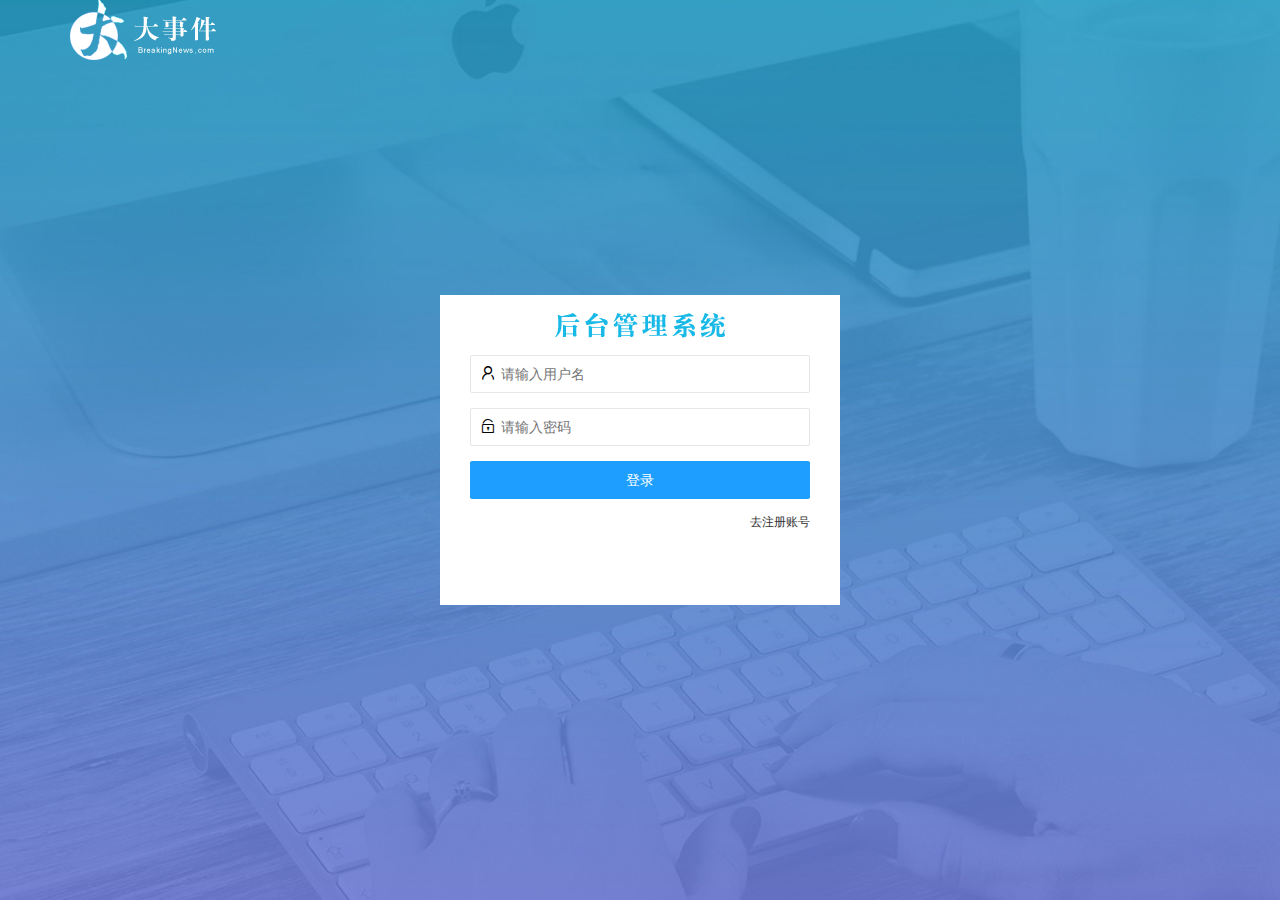
<file: login.html>
<!DOCTYPE html>
<html lang="en">
<head>
    <meta charset="UTF-8">
    <meta http-equiv="X-UA-Compatible" content="IE=edge">
    <meta name="viewport" content="width=device-width, initial-scale=1.0">
    <!-- 导入layui的CSS样式文件 -->
    <link rel="stylesheet" href="assets/lib/layui/css/layui.css">
    <link rel="stylesheet" href="assets/css/login.css">
    <title>登录&注册</title>
    <!-- java1234 111111 222222 333333 3456789 -->
</head>
<body>
    <!-- 头部LOGO区 -->
    <div class="layui-main">
        <img src="assets/images/logo.png" alt="">
    </div>
    <!-- 登录注册区 -->
    <div class="loginAndReg">
        <div class="title_box">
        </div>
        <!-- 登录的div -->
        <div class="login_box">
            <!-- 登录表单 -->
            <form class="layui-form" id="login_form" method="get" action="">
                <div class="layui-form-item">
                    <i class="layui-icon layui-icon-username"></i>
                    <input type="text" name="username" id="login_user" lay-verify="required" autocomplete="off" placeholder="请输入用户名" class="layui-input">
                </div>
                <div class="layui-form-item">
                    <i class="layui-icon layui-icon-password"></i>
                    <input type="password" name="password" id="login_pwd" lay-verify="required|pwd" autocomplete="off" placeholder="请输入密码" class="layui-input">
                </div>
                <div class="layui-form-item">  
                    <button lay-submit class="layui-btn layui-btn-fluid layui-btn-normal" >登录</button>
                </div>
                <div class="layui-form-item links">
                    <a href="javascript:;" id="link_reg">去注册账号</a>
                </div>
            </form>
        </div>
        <!-- 注册的div -->
        <div class="reg_box"> 
            <!-- 注册表单 -->
            <form class="layui-form" method="post" id="reg_form">
                <div class="layui-form-item">
                    <i class="layui-icon layui-icon-username"></i>
                    <input type="text" id="reg_user" lay-verify="required" autocomplete="off" placeholder="请输入用户名" class="layui-input">
                </div>
                <div class="layui-form-item">
                    <i class="layui-icon layui-icon-password"></i>
                    <input type="password" id="reg_pwd" lay-verify="required|pwd" autocomplete="off" placeholder="请输入密码" class="layui-input">
              a  </div>
                <div class="layui-form-item">
                    <i class="layui-icon layui-icon-password"></i>
                    <input type="password" id="reg_repwd" lay-verify="required|repwd" autocomplete="off" placeholder="请再次输入密码" class="layui-input">
                </div>
                <div class="layui-form-item">
                    <button lay-submit class="layui-btn layui-btn-fluid layui-btn-normal" >注册</button>
                <div class="layui-form-item links">
                    <a href="javascript:;" id="link_login">去登录</a>
                </div>
            </form>
   
        </div>
    </div>
</body>
</html>
<!-- 导入layui的js文件 -->
<script src="assets/lib/layui/layui.all.js"></script>
<!-- 导入jQuery.js -->
<script src="assets/lib/jquery.js"></script>
<!-- 导入ajax路径拼接的Ajax前函数所在文件(自定义) -->
<script src="assets/js/beforeAjax.js"></script>
<!-- 导入自己的js -->
<script src="assets/js/login.js"></script>
</file>
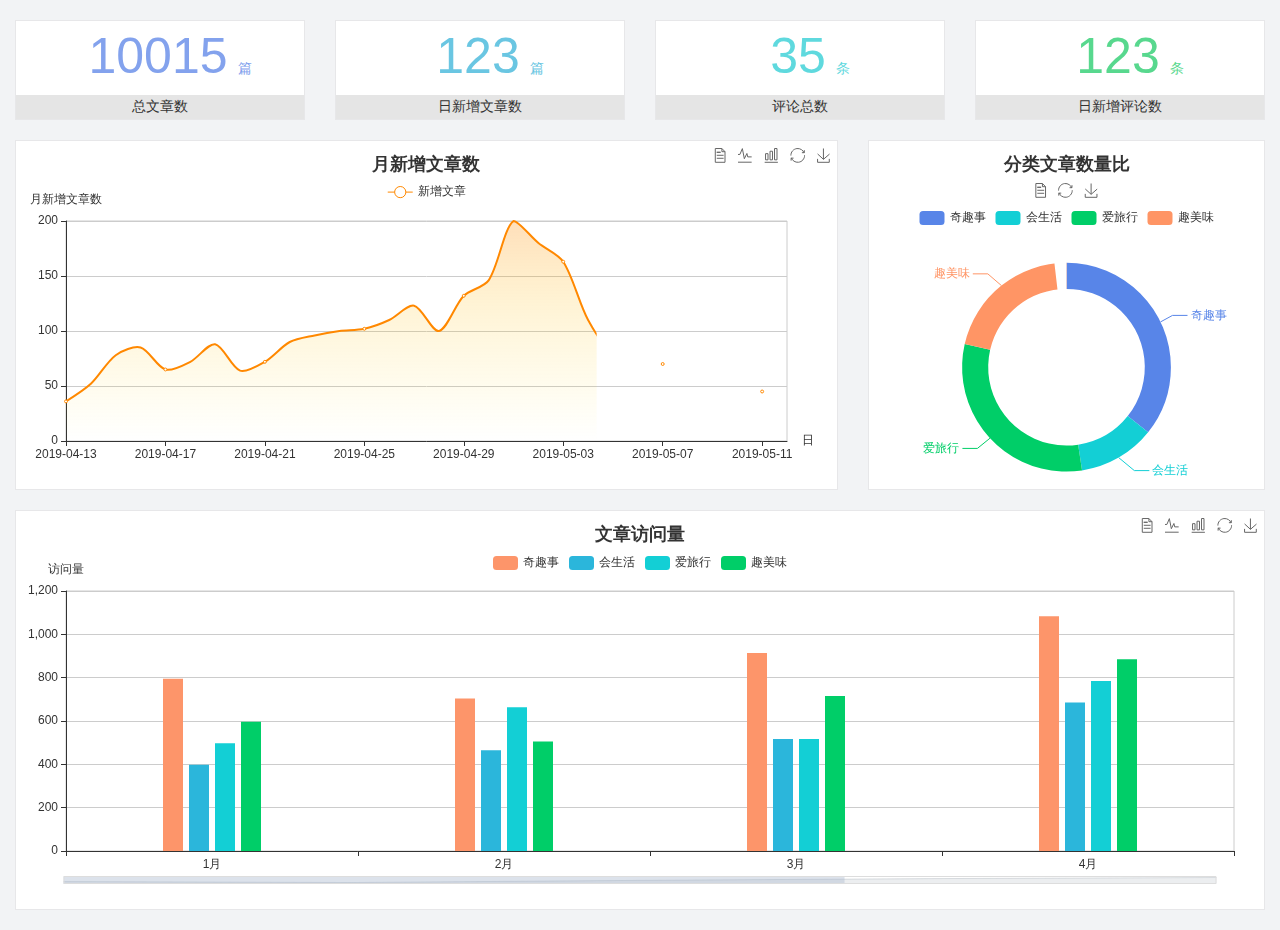
<file: home/dashboard.html>
<!DOCTYPE html>
<html lang="en">

<head>
  <meta charset="UTF-8">
  <meta name="viewport" content="width=device-width, initial-scale=1.0">
  <meta http-equiv="X-UA-Compatible" content="ie=edge">
  <title>图表统计</title>
  <link rel="stylesheet" href="../assets/lib/bootstrap.css" />
  <link rel="stylesheet" href="../assets/lib/main.css" />
  <script src="../assets/lib/jquery.js"></script>
  <script type="text/javascript" src="../assets/lib/echarts.min.js"></script>
</head>

<body>
  <div class="container-fluid">
    <div class="row spannel_list">
      <div class="col-sm-3 col-xs-6">
        <div class="spannel">
          <em>10015</em><span>篇</span>
          <b>总文章数</b>
        </div>
      </div>
      <div class="col-sm-3 col-xs-6">
        <div class="spannel scolor01">
          <em>123</em><span>篇</span>
          <b>日新增文章数</b>
        </div>
      </div>
      <div class="col-sm-3 col-xs-6">
        <div class="spannel scolor02">
          <em>35</em><span>条</span>
          <b>评论总数</b>
        </div>
      </div>
      <div class="col-sm-3 col-xs-6">
        <div class="spannel scolor03">
          <em>123</em><span>条</span>
          <b>日新增评论数</b>
        </div>
      </div>
    </div>
  </div>

  <div class="container-fluid">
    <div class="row curve-pie">
      <div class="col-lg-8 col-md-8">
        <div class="gragh_pannel" id="curve_show"></div>
      </div>
      <div class="col-lg-4 col-md-4">
        <div class="gragh_pannel" id="pie_show"></div>
      </div>
    </div>
  </div>

  <div class="container-fluid">
    <div class="column_pannel" id="column_show"></div>
  </div>

  <script>
    var oChart = echarts.init(document.getElementById('curve_show'));
    var aList_all = [
      { 'count': 36, 'date': '2019-04-13' },
      { 'count': 52, 'date': '2019-04-14' },
      { 'count': 78, 'date': '2019-04-15' },
      { 'count': 85, 'date': '2019-04-16' },
      { 'count': 65, 'date': '2019-04-17' },
      { 'count': 72, 'date': '2019-04-18' },
      { 'count': 88, 'date': '2019-04-19' },
      { 'count': 64, 'date': '2019-04-20' },
      { 'count': 72, 'date': '2019-04-21' },
      { 'count': 90, 'date': '2019-04-22' },
      { 'count': 96, 'date': '2019-04-23' },
      { 'count': 100, 'date': '2019-04-24' },
      { 'count': 102, 'date': '2019-04-25' },
      { 'count': 110, 'date': '2019-04-26' },
      { 'count': 123, 'date': '2019-04-27' },
      { 'count': 100, 'date': '2019-04-28' },
      { 'count': 132, 'date': '2019-04-29' },
      { 'count': 146, 'date': '2019-04-30' },
      { 'count': 200, 'date': '2019-05-01' },
      { 'count': 180, 'date': '2019-05-02' },
      { 'count': 163, 'date': '2019-05-03' },
      { 'count': 110, 'date': '2019-05-04' },
      { 'count': 80, 'date': '2019-05-05' },
      { 'count': 82, 'date': '2019-05-06' },
      { 'count': 70, 'date': '2019-05-07' },
      { 'count': 65, 'date': '2019-05-08' },
      { 'count': 54, 'date': '2019-05-09' },
      { 'count': 40, 'date': '2019-05-10' },
      { 'count': 45, 'date': '2019-05-11' },
      { 'count': 38, 'date': '2019-05-12' },
    ];

    let aCount = [];
    let aDate = [];

    for (var i = 0; i < aList_all.length; i++) {
      aCount.push(aList_all[i].count);
      aDate.push(aList_all[i].date);
    }

    var chartopt = {
      title: {
        text: '月新增文章数',
        left: 'center',
        top: '10'
      },
      tooltip: {
        trigger: 'axis'
      },
      legend: {
        data: ['新增文章'],
        top: '40'
      },
      toolbox: {
        show: true,
        feature: {
          mark: { show: true },
          dataView: { show: true, readOnly: false },
          magicType: { show: true, type: ['line', 'bar'] },
          restore: { show: true },
          saveAsImage: { show: true }
        }
      },
      calculable: true,
      xAxis: [
        {
          name: '日',
          type: 'category',
          boundaryGap: false,
          data: aDate
        }
      ],
      yAxis: [
        {
          name: '月新增文章数',
          type: 'value'
        }
      ],
      series: [
        {
          name: '新增文章',
          type: 'line',
          smooth: true,
          itemStyle: { normal: { areaStyle: { type: 'default' }, color: '#f80' }, lineStyle: { color: '#f80' } },
          data: aCount
        }],
      areaStyle: {
        normal: {
          color: new echarts.graphic.LinearGradient(0, 0, 0, 1, [{
            offset: 0,
            color: 'rgba(255,136,0,0.39)'
          }, {
            offset: .34,
            color: 'rgba(255,180,0,0.25)'
          }, {
            offset: 1,
            color: 'rgba(255,222,0,0.00)'
          }])

        }
      },
      grid: {
        show: true,
        x: 50,
        x2: 50,
        y: 80,
        height: 220
      }
    };

    oChart.setOption(chartopt);


    var oPie = echarts.init(document.getElementById('pie_show'));
    var oPieopt =
    {
      title: {
        top: 10,
        text: '分类文章数量比',
        x: 'center'
      },
      tooltip: {
        trigger: 'item',
        formatter: "{a} <br/>{b} : {c} ({d}%)"
      },
      color: ['#5885e8', '#13cfd5', '#00ce68', '#ff9565'],
      legend: {
        x: 'center',
        top: 65,
        data: ['奇趣事', '会生活', '爱旅行', '趣美味']
      },
      toolbox: {
        show: true,
        x: 'center',
        top: 35,
        feature: {
          mark: { show: true },
          dataView: { show: true, readOnly: false },
          magicType: {
            show: true,
            type: ['pie', 'funnel'],
            option: {
              funnel: {
                x: '25%',
                width: '50%',
                funnelAlign: 'left',
                max: 1548
              }
            }
          },
          restore: { show: true },
          saveAsImage: { show: true }
        }
      },
      calculable: true,
      series: [
        {
          name: '访问来源',
          type: 'pie',
          radius: ['45%', '60%'],
          center: ['50%', '65%'],
          data: [
            { value: 300, name: '奇趣事' },
            { value: 100, name: '会生活' },
            { value: 260, name: '爱旅行' },
            { value: 180, name: '趣美味' }
          ]
        }
      ]
    };
    oPie.setOption(oPieopt);



    var oColumn = this.echarts.init(document.getElementById('column_show'));
    var oColumnopt =
    {
      title: {
        text: '文章访问量',
        left: 'center',
        top: '10'
      },
      tooltip: {
        trigger: 'axis'
      },
      legend: {
        data: ['奇趣事', '会生活', '爱旅行', '趣美味'],
        top: '40'
      },
      toolbox: {
        show: true,
        feature: {
          mark: { show: true },
          dataView: { show: true, readOnly: false },
          magicType: { show: true, type: ['line', 'bar'] },
          restore: { show: true },
          saveAsImage: { show: true }
        }
      },
      calculable: true,
      xAxis: [
        {
          type: 'category',
          data: ['1月', '2月', '3月', '4月', '5月']
        }
      ],
      yAxis: [
        {
          name: '访问量',
          type: 'value'
        }
      ],
      series: [
        {
          name: '奇趣事',
          type: 'bar',
          barWidth: 20,
          itemStyle: {
            normal: { areaStyle: { type: 'default' }, color: '#fd956a' }
          },
          data: [800, 708, 920, 1090, 1200]
        },
        {
          name: '会生活',
          type: 'bar',
          barWidth: 20,
          itemStyle: {
            normal: { areaStyle: { type: 'default' }, color: '#2bb6db' }
          },
          data: [400, 468, 520, 690, 800]
        },
        {
          name: '爱旅行',
          type: 'bar',
          barWidth: 20,
          itemStyle: {
            normal: { areaStyle: { type: 'default' }, color: '#13cfd5' }
          },
          data: [500, 668, 520, 790, 900]
        },
        {
          name: '趣美味',
          type: 'bar',
          barWidth: 20,
          itemStyle: {
            normal: { areaStyle: { type: 'default' }, color: '#00ce68' }
          },
          data: [600, 508, 720, 890, 1000]
        }
      ],
      grid: {
        show: true,
        x: 50,
        x2: 30,
        y: 80,
        height: 260
      },
      dataZoom: [//给x轴设置滚动条
        {
          start: 0,//默认为0
          end: 100 - 1000 / 31,//默认为100
          type: 'slider',
          show: true,
          xAxisIndex: [0],
          handleSize: 0,//滑动条的 左右2个滑动条的大小
          height: 8,//组件高度
          left: 45, //左边的距离
          right: 50,//右边的距离
          bottom: 26,//右边的距离
          handleColor: '#ddd',//h滑动图标的颜色
          handleStyle: {
            borderColor: "#cacaca",
            borderWidth: "1",
            shadowBlur: 2,
            background: "#ddd",
            shadowColor: "#ddd",
          }
        }]
    };
    oColumn.setOption(oColumnopt);
  </script>
</body>

</html>
</file>
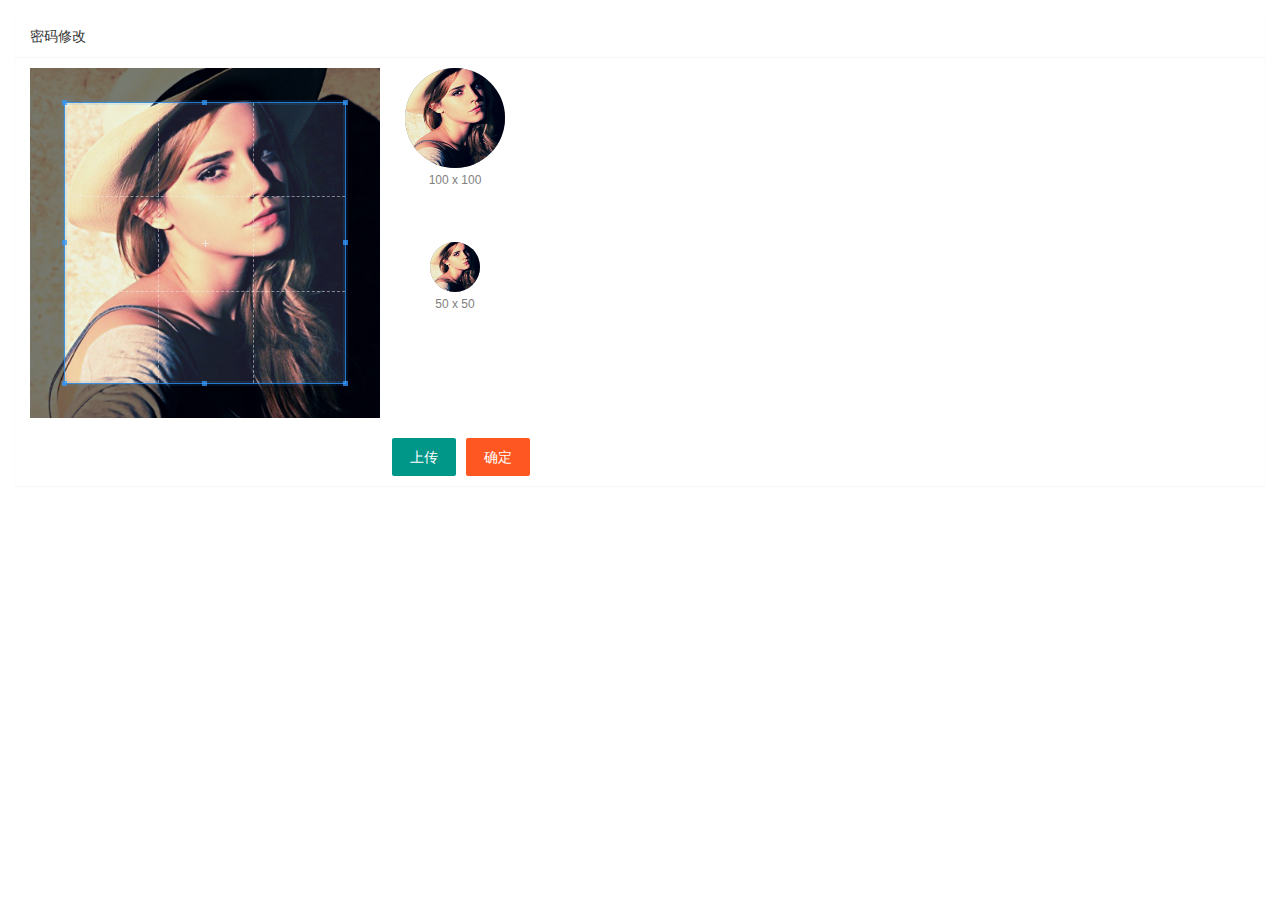
<file: user/user_Head.html>
<!DOCTYPE html>
<html lang="en">

<head>
    <meta charset="UTF-8">
    <meta http-equiv="X-UA-Compatible" content="IE=edge">
    <meta name="viewport" content="width=device-width, initial-scale=1.0">
    <link rel="stylesheet" href="../assets/lib/layui/css/layui.css">
    <link rel="stylesheet" href="../assets/css/user_Head.css">
    <link rel="stylesheet" href="../assets/lib/cropper/cropper.css">
    <title>更换头像</title>
</head>

<body>
    <div class="layui-card">
        <div class="layui-card-header">密码修改</div>
        <div class="layui-card-body">


            <!-- 第一行的图片裁剪和预览区域 -->
            <div class="row1">
                <!-- 图片裁剪区域 -->
                <div class="cropper-box">
                    <!-- 裁剪区 -->
                    <img id="image" src="../assets/images/sample.jpg" />
                </div>
                <!-- 预览区 -->
                <div class="preview-box">
                    <div>
                        <!-- 大预览 -->
                        <div class="img-preview w100"></div>
                        <p class="size">100 x 100</p>
                    </div>
                    <div>
                        <!-- 小预览 -->
                        <div class="img-preview w50"></div>
                        <p class="size">50 x 50</p>
                    </div>
                </div>
            </div>

            <!-- 第二行的按钮区域 -->
            <div class="row2">
                <input type="file" id="file" accept="image/png,image/jpeg">
                <button type="button" class="layui-btn" id="btnChooseImage">上传</button>
                <button type="button" class="layui-btn layui-btn-danger" id="btnUpload">确定</button>
            </div>



        </div>
    </div>
</body>

</html>

<!-- 导入layui的js文件和jQuery.js、ajax的权限js文件、cropper的js文件等    以及自己的js文件 -->
<script src="../assets/lib/jquery.js"></script>
<script src="../assets/lib/cropper/Cropper.js"></script>
<script src="../assets/lib/cropper/jquery-cropper.js"></script>
<script src="../assets/lib/layui/layui.all.js"></script>
<script src="../assets/js/beforeAjax.js"></script>
<script src="../assets/js/user_Head.js"></script>
</file>
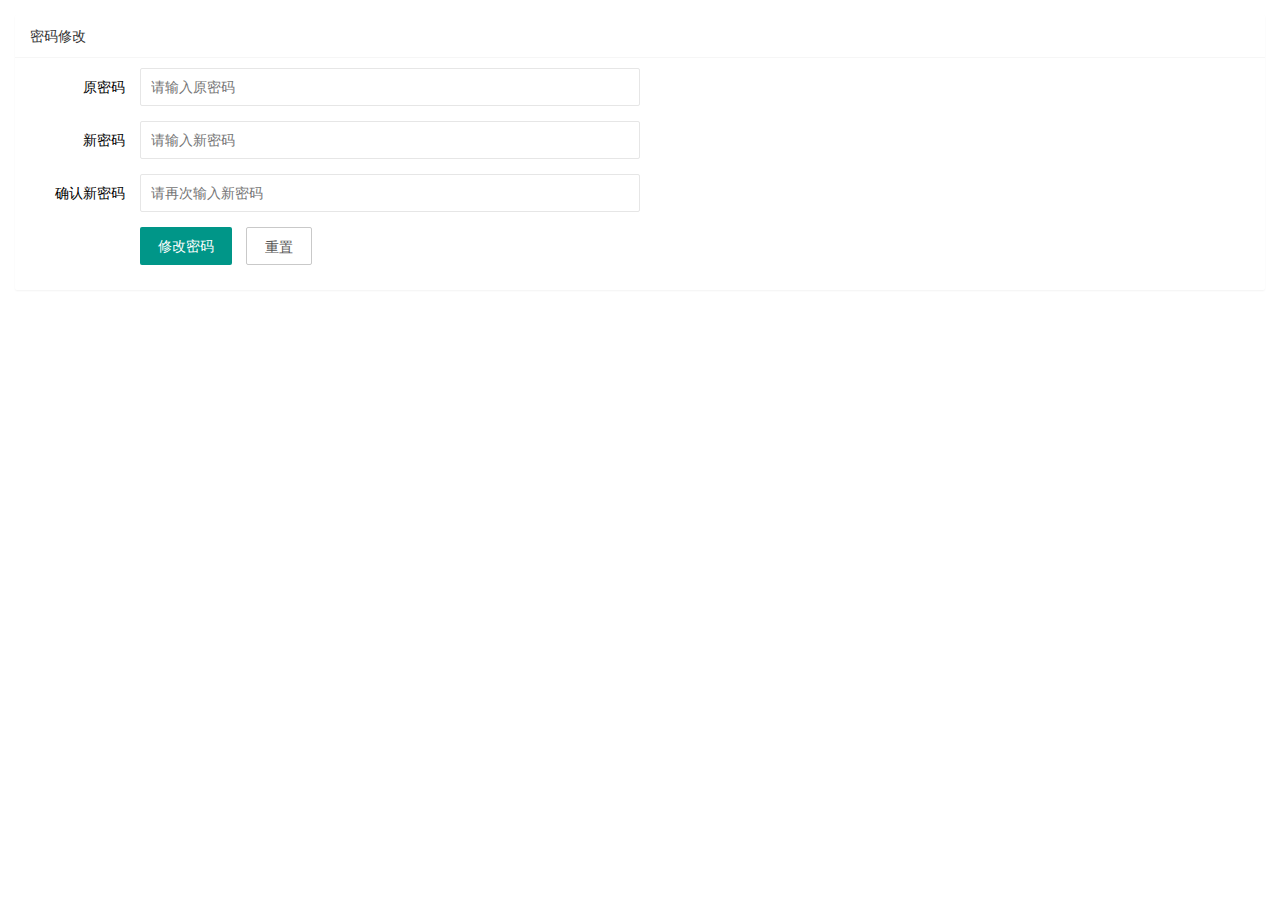
<file: user/user_pwd.html>
<!DOCTYPE html>
<html lang="en">
<head>
    <meta charset="UTF-8">
    <meta http-equiv="X-UA-Compatible" content="IE=edge">
    <meta name="viewport" content="width=device-width, initial-scale=1.0">
    <link rel="stylesheet" href="../assets/lib/layui/css/layui.css">
    <link rel="stylesheet" href="../assets/css/user_pwd.css">
    <title>修改密码</title>
</head>
<body>
    <div class="layui-card">
        <div class="layui-card-header">密码修改</div>
        <div class="layui-card-body">
            <!-- form表单 -->
            <form class="layui-form">
                <div class="layui-form-item">
                  <label class="layui-form-label">原密码</label>
                  <div class="layui-input-block">
                    <input type="password" id="oldpwd" name="oldPwd" lay-verify="required|pwd" required placeholder="请输入原密码" autocomplete="off" class="layui-input">
                  </div>
                </div>
                <div class="layui-form-item">
                    <label class="layui-form-label">新密码</label>
                    <div class="layui-input-block">
                      <input type="password" id="newpwd" name="newPwd" lay-verify="required|pwd|samePwd" required placeholder="请输入新密码" autocomplete="off" class="layui-input">
                    </div>
                  </div>
                  <div class="layui-form-item">
                    <label class="layui-form-label">确认新密码</label>
                    <div class="layui-input-block">
                      <input type="password" id="repwd" name="rePwd" lay-verify="required|pwd|rePwd" required placeholder="请再次输入新密码" autocomplete="off" class="layui-input">
                    </div>
                  </div>
                  <div class="layui-form-item">
                    <div class="layui-input-block">
                      <button class="layui-btn" lay-submit lay-filter="formDemo">修改密码</button>
                      <button type="reset" id="btnReset" class="layui-btn layui-btn-primary">重置</button>
                    </div>
                  </div>
            </form>
        </div>
      </div>
</body>
</html>

<!-- 导入layui的js文件和jQuery.js、ajax的权限js文件     以及自己的js文件 -->
<script src="../assets/lib/jquery.js"></script>
<script src="../assets/lib/layui/layui.all.js"></script>
<script src="../assets/js/beforeAjax.js"></script>
<script src="../assets/js/user_pwd.js"></script>
</file>
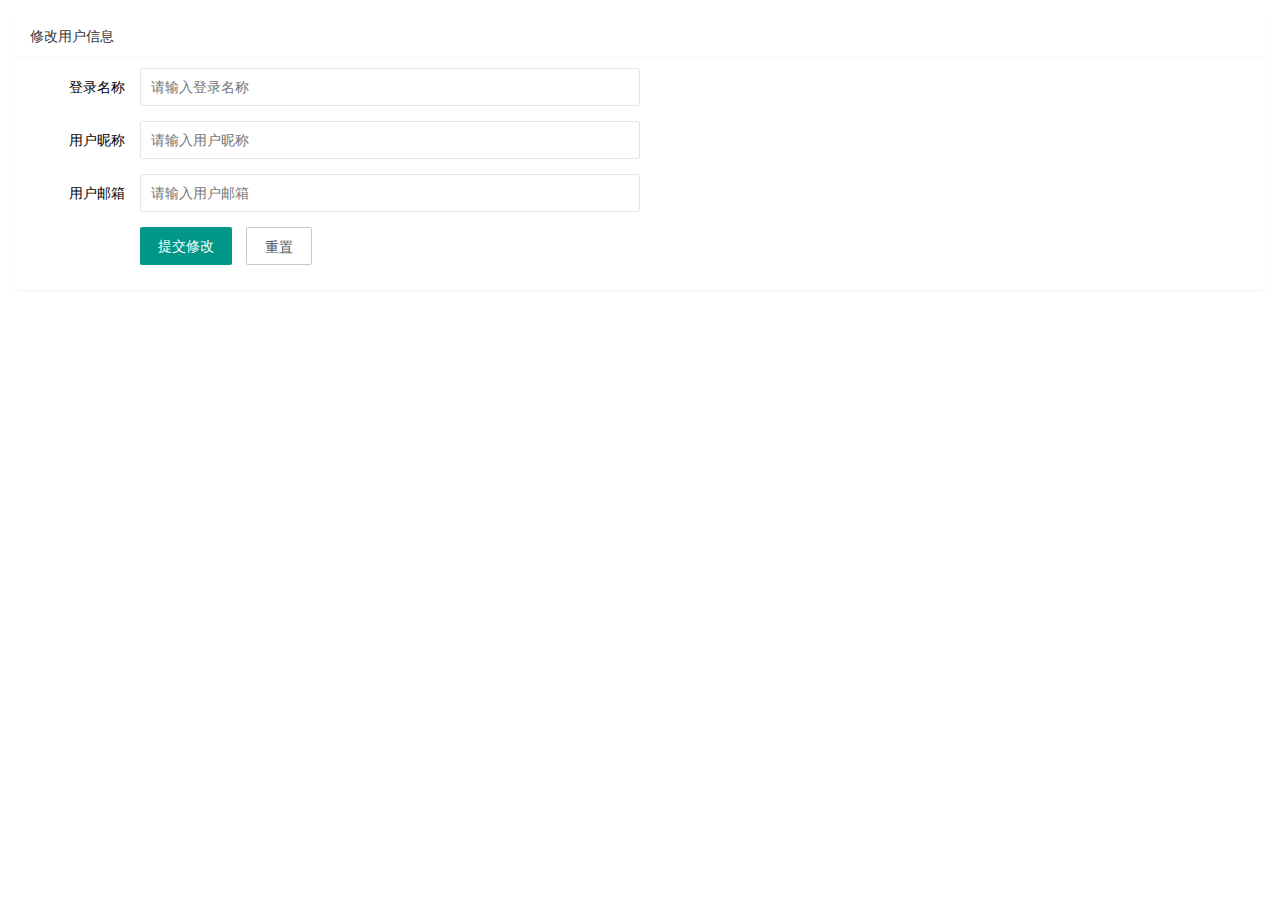
<file: user/userMsg.html>
<!DOCTYPE html>
<html lang="en">
<head>
    <meta charset="UTF-8">
    <meta http-equiv="X-UA-Compatible" content="IE=edge">
    <meta name="viewport" content="width=device-width, initial-scale=1.0">
    <link rel="stylesheet" href="../assets/lib/layui/css/layui.css">
    <link rel="stylesheet" href="../assets/css/userMsg.css">
    <title>基本资料</title>
</head>
<body>
    <div class="layui-card">
        <div class="layui-card-header">修改用户信息</div>
        <div class="layui-card-body">
            <!-- form表单 -->
            <form class="layui-form">
                <input type="hidden" id="id" name="id">
                <div class="layui-form-item">
                  <label class="layui-form-label">登录名称</label>
                  <div class="layui-input-block">
                    <input type="text" id="username" name="username" required readonly placeholder="请输入登录名称" autocomplete="off" class="layui-input">
                  </div>
                </div>
                <div class="layui-form-item">
                    <label class="layui-form-label">用户昵称</label>
                    <div class="layui-input-block">
                      <input type="text" id="nickname" name="nickname" required  lay-verify="required|nickname" placeholder="请输入用户昵称" autocomplete="off" class="layui-input">
                    </div>
                  </div>
                  <div class="layui-form-item">
                    <label class="layui-form-label">用户邮箱</label>
                    <div class="layui-input-block">
                      <input type="text" id="email" name="email" required  lay-verify="required|email" placeholder="请输入用户邮箱" autocomplete="off" class="layui-input">
                    </div>
                  </div>
                  <div class="layui-form-item">
                    <div class="layui-input-block">
                      <button class="layui-btn" lay-submit lay-filter="formDemo">提交修改</button>
                      <button type="reset" id="btnReset" class="layui-btn layui-btn-primary">重置</button>
                    </div>
                  </div>
            </form>
        </div>
      </div>
</body>
</html>

<!-- 导入layui的js文件和jQuery.js、ajax的权限js文件     以及自己的js文件 -->
<script src="../assets/lib/jquery.js"></script>
<script src="../assets/lib/layui/layui.all.js"></script>
<script src="../assets/js/beforeAjax.js"></script>
<script src="../assets/js/userMsg.js"></script>
</file>
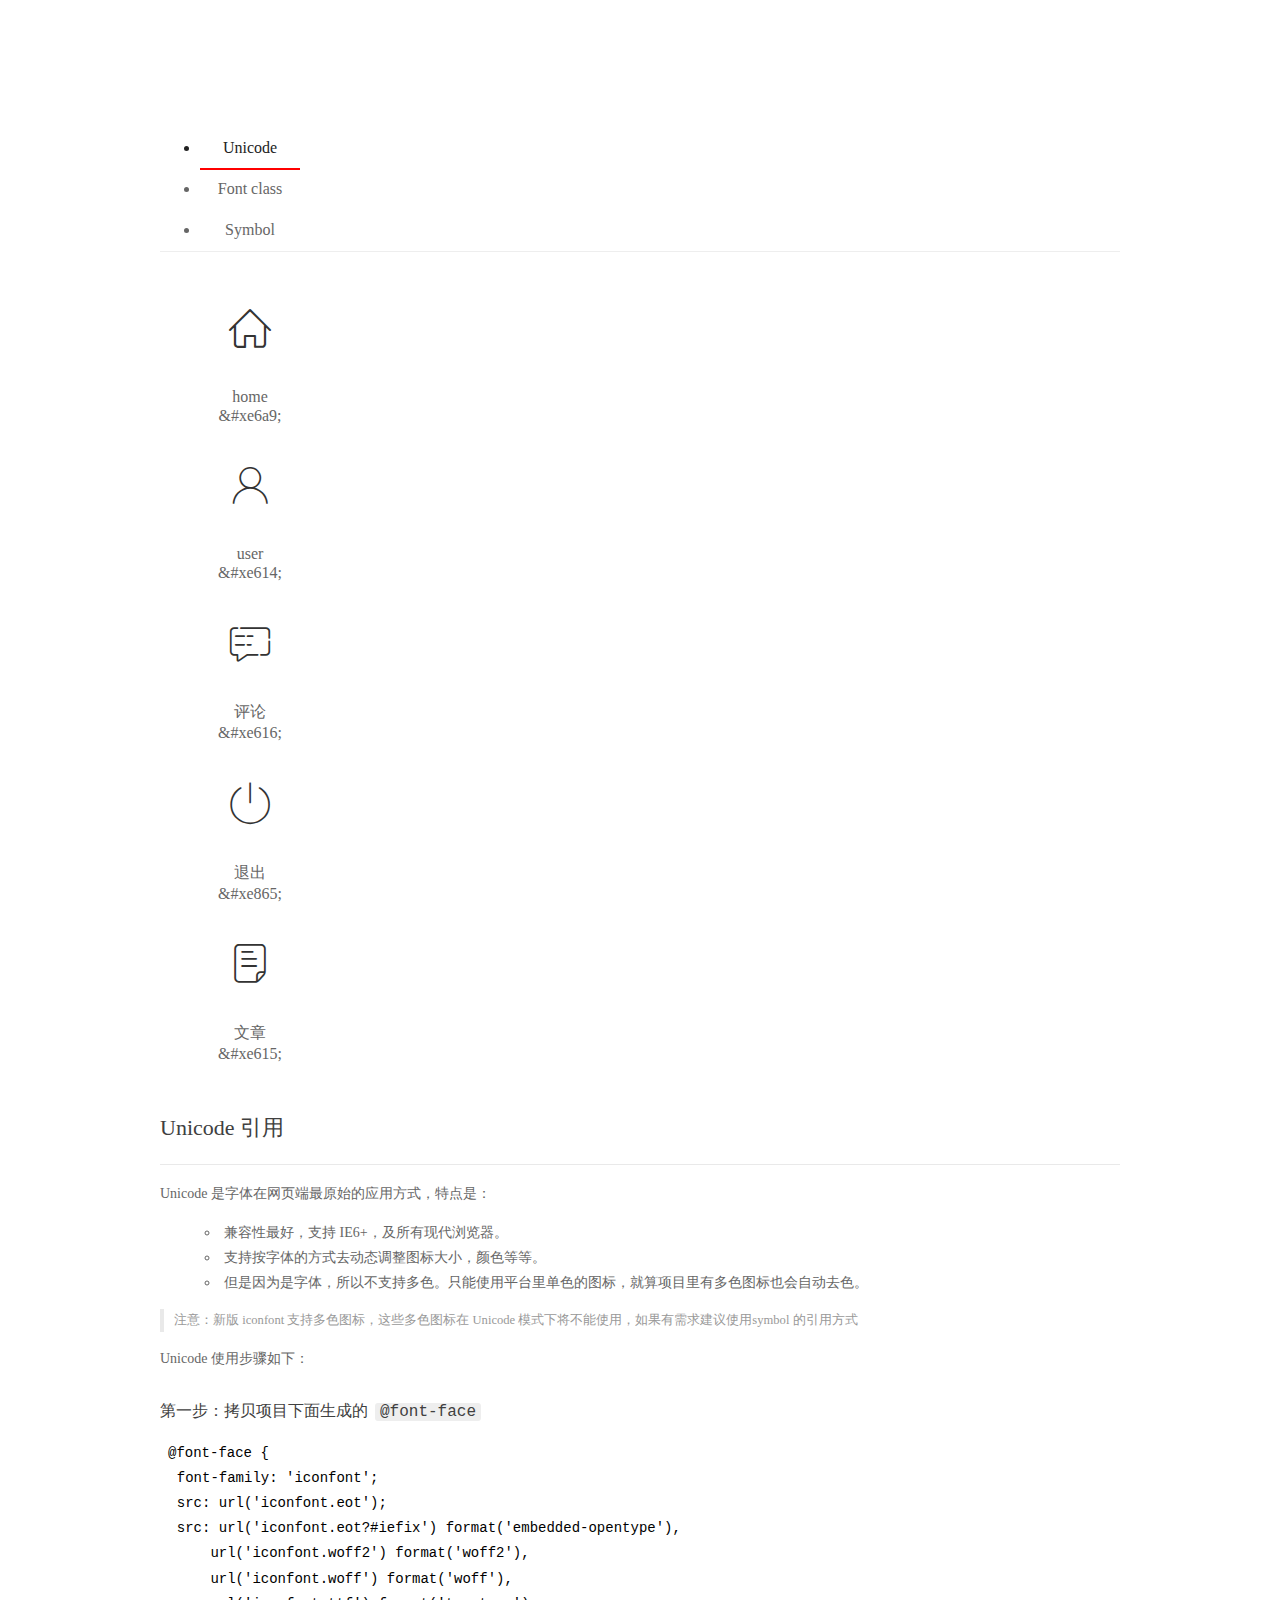
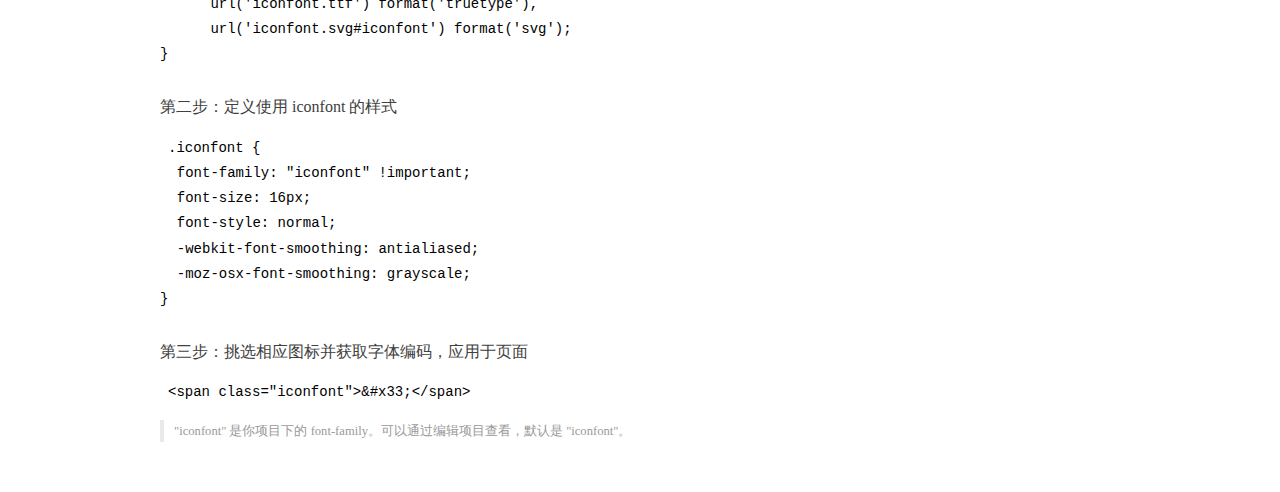
<file: assets/fonts/demo_index.html>
<!DOCTYPE html>
<html>
<head>
  <meta charset="utf-8"/>
  <title>IconFont Demo</title>
  <link rel="shortcut icon" href="https://gtms04.alicdn.com/tps/i4/TB1_oz6GVXXXXaFXpXXJDFnIXXX-64-64.ico" type="image/x-icon"/>
  <link rel="stylesheet" href="https://g.alicdn.com/thx/cube/1.3.2/cube.min.css">
  <link rel="stylesheet" href="demo.css">
  <link rel="stylesheet" href="iconfont.css">
  <script src="iconfont.js"></script>
  <!-- jQuery -->
  <script src="https://a1.alicdn.com/oss/uploads/2018/12/26/7bfddb60-08e8-11e9-9b04-53e73bb6408b.js"></script>
  <!-- 代码高亮 -->
  <script src="https://a1.alicdn.com/oss/uploads/2018/12/26/a3f714d0-08e6-11e9-8a15-ebf944d7534c.js"></script>
</head>
<body>
  <div class="main">
    <h1 class="logo"><a href="https://www.iconfont.cn/" title="iconfont 首页" target="_blank">&#xe86b;</a></h1>
    <div class="nav-tabs">
      <ul id="tabs" class="dib-box">
        <li class="dib active"><span>Unicode</span></li>
        <li class="dib"><span>Font class</span></li>
        <li class="dib"><span>Symbol</span></li>
      </ul>
      
    </div>
    <div class="tab-container">
      <div class="content unicode" style="display: block;">
          <ul class="icon_lists dib-box">
          
            <li class="dib">
              <span class="icon iconfont">&#xe6a9;</span>
                <div class="name">home</div>
                <div class="code-name">&amp;#xe6a9;</div>
              </li>
          
            <li class="dib">
              <span class="icon iconfont">&#xe614;</span>
                <div class="name">user</div>
                <div class="code-name">&amp;#xe614;</div>
              </li>
          
            <li class="dib">
              <span class="icon iconfont">&#xe616;</span>
                <div class="name">评论</div>
                <div class="code-name">&amp;#xe616;</div>
              </li>
          
            <li class="dib">
              <span class="icon iconfont">&#xe865;</span>
                <div class="name">退出</div>
                <div class="code-name">&amp;#xe865;</div>
              </li>
          
            <li class="dib">
              <span class="icon iconfont">&#xe615;</span>
                <div class="name">文章</div>
                <div class="code-name">&amp;#xe615;</div>
              </li>
          
          </ul>
          <div class="article markdown">
          <h2 id="unicode-">Unicode 引用</h2>
          <hr>

          <p>Unicode 是字体在网页端最原始的应用方式，特点是：</p>
          <ul>
            <li>兼容性最好，支持 IE6+，及所有现代浏览器。</li>
            <li>支持按字体的方式去动态调整图标大小，颜色等等。</li>
            <li>但是因为是字体，所以不支持多色。只能使用平台里单色的图标，就算项目里有多色图标也会自动去色。</li>
          </ul>
          <blockquote>
            <p>注意：新版 iconfont 支持多色图标，这些多色图标在 Unicode 模式下将不能使用，如果有需求建议使用symbol 的引用方式</p>
          </blockquote>
          <p>Unicode 使用步骤如下：</p>
          <h3 id="-font-face">第一步：拷贝项目下面生成的 <code>@font-face</code></h3>
<pre><code class="language-css"
>@font-face {
  font-family: 'iconfont';
  src: url('iconfont.eot');
  src: url('iconfont.eot?#iefix') format('embedded-opentype'),
      url('iconfont.woff2') format('woff2'),
      url('iconfont.woff') format('woff'),
      url('iconfont.ttf') format('truetype'),
      url('iconfont.svg#iconfont') format('svg');
}
</code></pre>
          <h3 id="-iconfont-">第二步：定义使用 iconfont 的样式</h3>
<pre><code class="language-css"
>.iconfont {
  font-family: "iconfont" !important;
  font-size: 16px;
  font-style: normal;
  -webkit-font-smoothing: antialiased;
  -moz-osx-font-smoothing: grayscale;
}
</code></pre>
          <h3 id="-">第三步：挑选相应图标并获取字体编码，应用于页面</h3>
<pre>
<code class="language-html"
>&lt;span class="iconfont"&gt;&amp;#x33;&lt;/span&gt;
</code></pre>
          <blockquote>
            <p>"iconfont" 是你项目下的 font-family。可以通过编辑项目查看，默认是 "iconfont"。</p>
          </blockquote>
          </div>
      </div>
      <div class="content font-class">
        <ul class="icon_lists dib-box">
          
          <li class="dib">
            <span class="icon iconfont icon-home"></span>
            <div class="name">
              home
            </div>
            <div class="code-name">.icon-home
            </div>
          </li>
          
          <li class="dib">
            <span class="icon iconfont icon-user"></span>
            <div class="name">
              user
            </div>
            <div class="code-name">.icon-user
            </div>
          </li>
          
          <li class="dib">
            <span class="icon iconfont icon-pinglun"></span>
            <div class="name">
              评论
            </div>
            <div class="code-name">.icon-pinglun
            </div>
          </li>
          
          <li class="dib">
            <span class="icon iconfont icon-tuichu"></span>
            <div class="name">
              退出
            </div>
            <div class="code-name">.icon-tuichu
            </div>
          </li>
          
          <li class="dib">
            <span class="icon iconfont icon-16"></span>
            <div class="name">
              文章
            </div>
            <div class="code-name">.icon-16
            </div>
          </li>
          
        </ul>
        <div class="article markdown">
        <h2 id="font-class-">font-class 引用</h2>
        <hr>

        <p>font-class 是 Unicode 使用方式的一种变种，主要是解决 Unicode 书写不直观，语意不明确的问题。</p>
        <p>与 Unicode 使用方式相比，具有如下特点：</p>
        <ul>
          <li>兼容性良好，支持 IE8+，及所有现代浏览器。</li>
          <li>相比于 Unicode 语意明确，书写更直观。可以很容易分辨这个 icon 是什么。</li>
          <li>因为使用 class 来定义图标，所以当要替换图标时，只需要修改 class 里面的 Unicode 引用。</li>
          <li>不过因为本质上还是使用的字体，所以多色图标还是不支持的。</li>
        </ul>
        <p>使用步骤如下：</p>
        <h3 id="-fontclass-">第一步：引入项目下面生成的 fontclass 代码：</h3>
<pre><code class="language-html">&lt;link rel="stylesheet" href="./iconfont.css"&gt;
</code></pre>
        <h3 id="-">第二步：挑选相应图标并获取类名，应用于页面：</h3>
<pre><code class="language-html">&lt;span class="iconfont icon-xxx"&gt;&lt;/span&gt;
</code></pre>
        <blockquote>
          <p>"
            iconfont" 是你项目下的 font-family。可以通过编辑项目查看，默认是 "iconfont"。</p>
        </blockquote>
      </div>
      </div>
      <div class="content symbol">
          <ul class="icon_lists dib-box">
          
            <li class="dib">
                <svg class="icon svg-icon" aria-hidden="true">
                  <use xlink:href="#icon-home"></use>
                </svg>
                <div class="name">home</div>
                <div class="code-name">#icon-home</div>
            </li>
          
            <li class="dib">
                <svg class="icon svg-icon" aria-hidden="true">
                  <use xlink:href="#icon-user"></use>
                </svg>
                <div class="name">user</div>
                <div class="code-name">#icon-user</div>
            </li>
          
            <li class="dib">
                <svg class="icon svg-icon" aria-hidden="true">
                  <use xlink:href="#icon-pinglun"></use>
                </svg>
                <div class="name">评论</div>
                <div class="code-name">#icon-pinglun</div>
            </li>
          
            <li class="dib">
                <svg class="icon svg-icon" aria-hidden="true">
                  <use xlink:href="#icon-tuichu"></use>
                </svg>
                <div class="name">退出</div>
                <div class="code-name">#icon-tuichu</div>
            </li>
          
            <li class="dib">
                <svg class="icon svg-icon" aria-hidden="true">
                  <use xlink:href="#icon-16"></use>
                </svg>
                <div class="name">文章</div>
                <div class="code-name">#icon-16</div>
            </li>
          
          </ul>
          <div class="article markdown">
          <h2 id="symbol-">Symbol 引用</h2>
          <hr>

          <p>这是一种全新的使用方式，应该说这才是未来的主流，也是平台目前推荐的用法。相关介绍可以参考这篇<a href="">文章</a>
            这种用法其实是做了一个 SVG 的集合，与另外两种相比具有如下特点：</p>
          <ul>
            <li>支持多色图标了，不再受单色限制。</li>
            <li>通过一些技巧，支持像字体那样，通过 <code>font-size</code>, <code>color</code> 来调整样式。</li>
            <li>兼容性较差，支持 IE9+，及现代浏览器。</li>
            <li>浏览器渲染 SVG 的性能一般，还不如 png。</li>
          </ul>
          <p>使用步骤如下：</p>
          <h3 id="-symbol-">第一步：引入项目下面生成的 symbol 代码：</h3>
<pre><code class="language-html">&lt;script src="./iconfont.js"&gt;&lt;/script&gt;
</code></pre>
          <h3 id="-css-">第二步：加入通用 CSS 代码（引入一次就行）：</h3>
<pre><code class="language-html">&lt;style&gt;
.icon {
  width: 1em;
  height: 1em;
  vertical-align: -0.15em;
  fill: currentColor;
  overflow: hidden;
}
&lt;/style&gt;
</code></pre>
          <h3 id="-">第三步：挑选相应图标并获取类名，应用于页面：</h3>
<pre><code class="language-html">&lt;svg class="icon" aria-hidden="true"&gt;
  &lt;use xlink:href="#icon-xxx"&gt;&lt;/use&gt;
&lt;/svg&gt;
</code></pre>
          </div>
      </div>

    </div>
  </div>
  <script>
  $(document).ready(function () {
      $('.tab-container .content:first').show()

      $('#tabs li').click(function (e) {
        var tabContent = $('.tab-container .content')
        var index = $(this).index()

        if ($(this).hasClass('active')) {
          return
        } else {
          $('#tabs li').removeClass('active')
          $(this).addClass('active')

          tabContent.hide().eq(index).fadeIn()
        }
      })
    })
  </script>
</body>
</html>
</file>
<file: assets/lib/layui/css/layui.css>
/** layui-v2.5.5 MIT License By https://www.layui.com */
 .layui-inline,img{display:inline-block;vertical-align:middle}h1,h2,h3,h4,h5,h6{font-weight:400}.layui-edge,.layui-header,.layui-inline,.layui-main{position:relative}.layui-body,.layui-edge,.layui-elip{overflow:hidden}.layui-btn,.layui-edge,.layui-inline,img{vertical-align:middle}.layui-btn,.layui-disabled,.layui-icon,.layui-unselect{-moz-user-select:none;-webkit-user-select:none;-ms-user-select:none}.layui-elip,.layui-form-checkbox span,.layui-form-pane .layui-form-label{text-overflow:ellipsis;white-space:nowrap}.layui-breadcrumb,.layui-tree-btnGroup{visibility:hidden}blockquote,body,button,dd,div,dl,dt,form,h1,h2,h3,h4,h5,h6,input,li,ol,p,pre,td,textarea,th,ul{margin:0;padding:0;-webkit-tap-highlight-color:rgba(0,0,0,0)}a:active,a:hover{outline:0}img{border:none}li{list-style:none}table{border-collapse:collapse;border-spacing:0}h4,h5,h6{font-size:100%}button,input,optgroup,option,select,textarea{font-family:inherit;font-size:inherit;font-style:inherit;font-weight:inherit;outline:0}pre{white-space:pre-wrap;white-space:-moz-pre-wrap;white-space:-pre-wrap;white-space:-o-pre-wrap;word-wrap:break-word}body{line-height:24px;font:14px Helvetica Neue,Helvetica,PingFang SC,Tahoma,Arial,sans-serif}hr{height:1px;margin:10px 0;border:0;clear:both}a{color:#333;text-decoration:none}a:hover{color:#777}a cite{font-style:normal;*cursor:pointer}.layui-border-box,.layui-border-box *{box-sizing:border-box}.layui-box,.layui-box *{box-sizing:content-box}.layui-clear{clear:both;*zoom:1}.layui-clear:after{content:'\20';clear:both;*zoom:1;display:block;height:0}.layui-inline{*display:inline;*zoom:1}.layui-edge{display:inline-block;width:0;height:0;border-width:6px;border-style:dashed;border-color:transparent}.layui-edge-top{top:-4px;border-bottom-color:#999;border-bottom-style:solid}.layui-edge-right{border-left-color:#999;border-left-style:solid}.layui-edge-bottom{top:2px;border-top-color:#999;border-top-style:solid}.layui-edge-left{border-right-color:#999;border-right-style:solid}.layui-disabled,.layui-disabled:hover{color:#d2d2d2!important;cursor:not-allowed!important}.layui-circle{border-radius:100%}.layui-show{display:block!important}.layui-hide{display:none!important}@font-face{font-family:layui-icon;src:url(../font/iconfont.eot?v=250);src:url(../font/iconfont.eot?v=250#iefix) format('embedded-opentype'),url(../font/iconfont.woff2?v=250) format('woff2'),url(../font/iconfont.woff?v=250) format('woff'),url(../font/iconfont.ttf?v=250) format('truetype'),url(../font/iconfont.svg?v=250#layui-icon) format('svg')}.layui-icon{font-family:layui-icon!important;font-size:16px;font-style:normal;-webkit-font-smoothing:antialiased;-moz-osx-font-smoothing:grayscale}.layui-icon-reply-fill:before{content:"\e611"}.layui-icon-set-fill:before{content:"\e614"}.layui-icon-menu-fill:before{content:"\e60f"}.layui-icon-search:before{content:"\e615"}.layui-icon-share:before{content:"\e641"}.layui-icon-set-sm:before{content:"\e620"}.layui-icon-engine:before{content:"\e628"}.layui-icon-close:before{content:"\1006"}.layui-icon-close-fill:before{content:"\1007"}.layui-icon-chart-screen:before{content:"\e629"}.layui-icon-star:before{content:"\e600"}.layui-icon-circle-dot:before{content:"\e617"}.layui-icon-chat:before{content:"\e606"}.layui-icon-release:before{content:"\e609"}.layui-icon-list:before{content:"\e60a"}.layui-icon-chart:before{content:"\e62c"}.layui-icon-ok-circle:before{content:"\1005"}.layui-icon-layim-theme:before{content:"\e61b"}.layui-icon-table:before{content:"\e62d"}.layui-icon-right:before{content:"\e602"}.layui-icon-left:before{content:"\e603"}.layui-icon-cart-simple:before{content:"\e698"}.layui-icon-face-cry:before{content:"\e69c"}.layui-icon-face-smile:before{content:"\e6af"}.layui-icon-survey:before{content:"\e6b2"}.layui-icon-tree:before{content:"\e62e"}.layui-icon-upload-circle:before{content:"\e62f"}.layui-icon-add-circle:before{content:"\e61f"}.layui-icon-download-circle:before{content:"\e601"}.layui-icon-templeate-1:before{content:"\e630"}.layui-icon-util:before{content:"\e631"}.layui-icon-face-surprised:before{content:"\e664"}.layui-icon-edit:before{content:"\e642"}.layui-icon-speaker:before{content:"\e645"}.layui-icon-down:before{content:"\e61a"}.layui-icon-file:before{content:"\e621"}.layui-icon-layouts:before{content:"\e632"}.layui-icon-rate-half:before{content:"\e6c9"}.layui-icon-add-circle-fine:before{content:"\e608"}.layui-icon-prev-circle:before{content:"\e633"}.layui-icon-read:before{content:"\e705"}.layui-icon-404:before{content:"\e61c"}.layui-icon-carousel:before{content:"\e634"}.layui-icon-help:before{content:"\e607"}.layui-icon-code-circle:before{content:"\e635"}.layui-icon-water:before{content:"\e636"}.layui-icon-username:before{content:"\e66f"}.layui-icon-find-fill:before{content:"\e670"}.layui-icon-about:before{content:"\e60b"}.layui-icon-location:before{content:"\e715"}.layui-icon-up:before{content:"\e619"}.layui-icon-pause:before{content:"\e651"}.layui-icon-date:before{content:"\e637"}.layui-icon-layim-uploadfile:before{content:"\e61d"}.layui-icon-delete:before{content:"\e640"}.layui-icon-play:before{content:"\e652"}.layui-icon-top:before{content:"\e604"}.layui-icon-friends:before{content:"\e612"}.layui-icon-refresh-3:before{content:"\e9aa"}.layui-icon-ok:before{content:"\e605"}.layui-icon-layer:before{content:"\e638"}.layui-icon-face-smile-fine:before{content:"\e60c"}.layui-icon-dollar:before{content:"\e659"}.layui-icon-group:before{content:"\e613"}.layui-icon-layim-download:before{content:"\e61e"}.layui-icon-picture-fine:before{content:"\e60d"}.layui-icon-link:before{content:"\e64c"}.layui-icon-diamond:before{content:"\e735"}.layui-icon-log:before{content:"\e60e"}.layui-icon-rate-solid:before{content:"\e67a"}.layui-icon-fonts-del:before{content:"\e64f"}.layui-icon-unlink:before{content:"\e64d"}.layui-icon-fonts-clear:before{content:"\e639"}.layui-icon-triangle-r:before{content:"\e623"}.layui-icon-circle:before{content:"\e63f"}.layui-icon-radio:before{content:"\e643"}.layui-icon-align-center:before{content:"\e647"}.layui-icon-align-right:before{content:"\e648"}.layui-icon-align-left:before{content:"\e649"}.layui-icon-loading-1:before{content:"\e63e"}.layui-icon-return:before{content:"\e65c"}.layui-icon-fonts-strong:before{content:"\e62b"}.layui-icon-upload:before{content:"\e67c"}.layui-icon-dialogue:before{content:"\e63a"}.layui-icon-video:before{content:"\e6ed"}.layui-icon-headset:before{content:"\e6fc"}.layui-icon-cellphone-fine:before{content:"\e63b"}.layui-icon-add-1:before{content:"\e654"}.layui-icon-face-smile-b:before{content:"\e650"}.layui-icon-fonts-html:before{content:"\e64b"}.layui-icon-form:before{content:"\e63c"}.layui-icon-cart:before{content:"\e657"}.layui-icon-camera-fill:before{content:"\e65d"}.layui-icon-tabs:before{content:"\e62a"}.layui-icon-fonts-code:before{content:"\e64e"}.layui-icon-fire:before{content:"\e756"}.layui-icon-set:before{content:"\e716"}.layui-icon-fonts-u:before{content:"\e646"}.layui-icon-triangle-d:before{content:"\e625"}.layui-icon-tips:before{content:"\e702"}.layui-icon-picture:before{content:"\e64a"}.layui-icon-more-vertical:before{content:"\e671"}.layui-icon-flag:before{content:"\e66c"}.layui-icon-loading:before{content:"\e63d"}.layui-icon-fonts-i:before{content:"\e644"}.layui-icon-refresh-1:before{content:"\e666"}.layui-icon-rmb:before{content:"\e65e"}.layui-icon-home:before{content:"\e68e"}.layui-icon-user:before{content:"\e770"}.layui-icon-notice:before{content:"\e667"}.layui-icon-login-weibo:before{content:"\e675"}.layui-icon-voice:before{content:"\e688"}.layui-icon-upload-drag:before{content:"\e681"}.layui-icon-login-qq:before{content:"\e676"}.layui-icon-snowflake:before{content:"\e6b1"}.layui-icon-file-b:before{content:"\e655"}.layui-icon-template:before{content:"\e663"}.layui-icon-auz:before{content:"\e672"}.layui-icon-console:before{content:"\e665"}.layui-icon-app:before{content:"\e653"}.layui-icon-prev:before{content:"\e65a"}.layui-icon-website:before{content:"\e7ae"}.layui-icon-next:before{content:"\e65b"}.layui-icon-component:before{content:"\e857"}.layui-icon-more:before{content:"\e65f"}.layui-icon-login-wechat:before{content:"\e677"}.layui-icon-shrink-right:before{content:"\e668"}.layui-icon-spread-left:before{content:"\e66b"}.layui-icon-camera:before{content:"\e660"}.layui-icon-note:before{content:"\e66e"}.layui-icon-refresh:before{content:"\e669"}.layui-icon-female:before{content:"\e661"}.layui-icon-male:before{content:"\e662"}.layui-icon-password:before{content:"\e673"}.layui-icon-senior:before{content:"\e674"}.layui-icon-theme:before{content:"\e66a"}.layui-icon-tread:before{content:"\e6c5"}.layui-icon-praise:before{content:"\e6c6"}.layui-icon-star-fill:before{content:"\e658"}.layui-icon-rate:before{content:"\e67b"}.layui-icon-template-1:before{content:"\e656"}.layui-icon-vercode:before{content:"\e679"}.layui-icon-cellphone:before{content:"\e678"}.layui-icon-screen-full:before{content:"\e622"}.layui-icon-screen-restore:before{content:"\e758"}.layui-icon-cols:before{content:"\e610"}.layui-icon-export:before{content:"\e67d"}.layui-icon-print:before{content:"\e66d"}.layui-icon-slider:before{content:"\e714"}.layui-icon-addition:before{content:"\e624"}.layui-icon-subtraction:before{content:"\e67e"}.layui-icon-service:before{content:"\e626"}.layui-icon-transfer:before{content:"\e691"}.layui-main{width:1140px;margin:0 auto}.layui-header{z-index:1000;height:60px}.layui-header a:hover{transition:all .5s;-webkit-transition:all .5s}.layui-side{position:fixed;left:0;top:0;bottom:0;z-index:999;width:200px;overflow-x:hidden}.layui-side-scroll{position:relative;width:220px;height:100%;overflow-x:hidden}.layui-body{position:absolute;left:200px;right:0;top:0;bottom:0;z-index:998;width:auto;overflow-y:auto;box-sizing:border-box}.layui-layout-body{overflow:hidden}.layui-layout-admin .layui-header{background-color:#23262E}.layui-layout-admin .layui-side{top:60px;width:200px;overflow-x:hidden}.layui-layout-admin .layui-body{position:fixed;top:60px;bottom:44px}.layui-layout-admin .layui-main{width:auto;margin:0 15px}.layui-layout-admin .layui-footer{position:fixed;left:200px;right:0;bottom:0;height:44px;line-height:44px;padding:0 15px;background-color:#eee}.layui-layout-admin .layui-logo{position:absolute;left:0;top:0;width:200px;height:100%;line-height:60px;text-align:center;color:#009688;font-size:16px}.layui-layout-admin .layui-header .layui-nav{background:0 0}.layui-layout-left{position:absolute!important;left:200px;top:0}.layui-layout-right{position:absolute!important;right:0;top:0}.layui-container{position:relative;margin:0 auto;padding:0 15px;box-sizing:border-box}.layui-fluid{position:relative;margin:0 auto;padding:0 15px}.layui-row:after,.layui-row:before{content:'';display:block;clear:both}.layui-col-lg1,.layui-col-lg10,.layui-col-lg11,.layui-col-lg12,.layui-col-lg2,.layui-col-lg3,.layui-col-lg4,.layui-col-lg5,.layui-col-lg6,.layui-col-lg7,.layui-col-lg8,.layui-col-lg9,.layui-col-md1,.layui-col-md10,.layui-col-md11,.layui-col-md12,.layui-col-md2,.layui-col-md3,.layui-col-md4,.layui-col-md5,.layui-col-md6,.layui-col-md7,.layui-col-md8,.layui-col-md9,.layui-col-sm1,.layui-col-sm10,.layui-col-sm11,.layui-col-sm12,.layui-col-sm2,.layui-col-sm3,.layui-col-sm4,.layui-col-sm5,.layui-col-sm6,.layui-col-sm7,.layui-col-sm8,.layui-col-sm9,.layui-col-xs1,.layui-col-xs10,.layui-col-xs11,.layui-col-xs12,.layui-col-xs2,.layui-col-xs3,.layui-col-xs4,.layui-col-xs5,.layui-col-xs6,.layui-col-xs7,.layui-col-xs8,.layui-col-xs9{position:relative;display:block;box-sizing:border-box}.layui-col-xs1,.layui-col-xs10,.layui-col-xs11,.layui-col-xs12,.layui-col-xs2,.layui-col-xs3,.layui-col-xs4,.layui-col-xs5,.layui-col-xs6,.layui-col-xs7,.layui-col-xs8,.layui-col-xs9{float:left}.layui-col-xs1{width:8.33333333%}.layui-col-xs2{width:16.66666667%}.layui-col-xs3{width:25%}.layui-col-xs4{width:33.33333333%}.layui-col-xs5{width:41.66666667%}.layui-col-xs6{width:50%}.layui-col-xs7{width:58.33333333%}.layui-col-xs8{width:66.66666667%}.layui-col-xs9{width:75%}.layui-col-xs10{width:83.33333333%}.layui-col-xs11{width:91.66666667%}.layui-col-xs12{width:100%}.layui-col-xs-offset1{margin-left:8.33333333%}.layui-col-xs-offset2{margin-left:16.66666667%}.layui-col-xs-offset3{margin-left:25%}.layui-col-xs-offset4{margin-left:33.33333333%}.layui-col-xs-offset5{margin-left:41.66666667%}.layui-col-xs-offset6{margin-left:50%}.layui-col-xs-offset7{margin-left:58.33333333%}.layui-col-xs-offset8{margin-left:66.66666667%}.layui-col-xs-offset9{margin-left:75%}.layui-col-xs-offset10{margin-left:83.33333333%}.layui-col-xs-offset11{margin-left:91.66666667%}.layui-col-xs-offset12{margin-left:100%}@media screen and (max-width:768px){.layui-hide-xs{display:none!important}.layui-show-xs-block{display:block!important}.layui-show-xs-inline{display:inline!important}.layui-show-xs-inline-block{display:inline-block!important}}@media screen and (min-width:768px){.layui-container{width:750px}.layui-hide-sm{display:none!important}.layui-show-sm-block{display:block!important}.layui-show-sm-inline{display:inline!important}.layui-show-sm-inline-block{display:inline-block!important}.layui-col-sm1,.layui-col-sm10,.layui-col-sm11,.layui-col-sm12,.layui-col-sm2,.layui-col-sm3,.layui-col-sm4,.layui-col-sm5,.layui-col-sm6,.layui-col-sm7,.layui-col-sm8,.layui-col-sm9{float:left}.layui-col-sm1{width:8.33333333%}.layui-col-sm2{width:16.66666667%}.layui-col-sm3{width:25%}.layui-col-sm4{width:33.33333333%}.layui-col-sm5{width:41.66666667%}.layui-col-sm6{width:50%}.layui-col-sm7{width:58.33333333%}.layui-col-sm8{width:66.66666667%}.layui-col-sm9{width:75%}.layui-col-sm10{width:83.33333333%}.layui-col-sm11{width:91.66666667%}.layui-col-sm12{width:100%}.layui-col-sm-offset1{margin-left:8.33333333%}.layui-col-sm-offset2{margin-left:16.66666667%}.layui-col-sm-offset3{margin-left:25%}.layui-col-sm-offset4{margin-left:33.33333333%}.layui-col-sm-offset5{margin-left:41.66666667%}.layui-col-sm-offset6{margin-left:50%}.layui-col-sm-offset7{margin-left:58.33333333%}.layui-col-sm-offset8{margin-left:66.66666667%}.layui-col-sm-offset9{margin-left:75%}.layui-col-sm-offset10{margin-left:83.33333333%}.layui-col-sm-offset11{margin-left:91.66666667%}.layui-col-sm-offset12{margin-left:100%}}@media screen and (min-width:992px){.layui-container{width:970px}.layui-hide-md{display:none!important}.layui-show-md-block{display:block!important}.layui-show-md-inline{display:inline!important}.layui-show-md-inline-block{display:inline-block!important}.layui-col-md1,.layui-col-md10,.layui-col-md11,.layui-col-md12,.layui-col-md2,.layui-col-md3,.layui-col-md4,.layui-col-md5,.layui-col-md6,.layui-col-md7,.layui-col-md8,.layui-col-md9{float:left}.layui-col-md1{width:8.33333333%}.layui-col-md2{width:16.66666667%}.layui-col-md3{width:25%}.layui-col-md4{width:33.33333333%}.layui-col-md5{width:41.66666667%}.layui-col-md6{width:50%}.layui-col-md7{width:58.33333333%}.layui-col-md8{width:66.66666667%}.layui-col-md9{width:75%}.layui-col-md10{width:83.33333333%}.layui-col-md11{width:91.66666667%}.layui-col-md12{width:100%}.layui-col-md-offset1{margin-left:8.33333333%}.layui-col-md-offset2{margin-left:16.66666667%}.layui-col-md-offset3{margin-left:25%}.layui-col-md-offset4{margin-left:33.33333333%}.layui-col-md-offset5{margin-left:41.66666667%}.layui-col-md-offset6{margin-left:50%}.layui-col-md-offset7{margin-left:58.33333333%}.layui-col-md-offset8{margin-left:66.66666667%}.layui-col-md-offset9{margin-left:75%}.layui-col-md-offset10{margin-left:83.33333333%}.layui-col-md-offset11{margin-left:91.66666667%}.layui-col-md-offset12{margin-left:100%}}@media screen and (min-width:1200px){.layui-container{width:1170px}.layui-hide-lg{display:none!important}.layui-show-lg-block{display:block!important}.layui-show-lg-inline{display:inline!important}.layui-show-lg-inline-block{display:inline-block!important}.layui-col-lg1,.layui-col-lg10,.layui-col-lg11,.layui-col-lg12,.layui-col-lg2,.layui-col-lg3,.layui-col-lg4,.layui-col-lg5,.layui-col-lg6,.layui-col-lg7,.layui-col-lg8,.layui-col-lg9{float:left}.layui-col-lg1{width:8.33333333%}.layui-col-lg2{width:16.66666667%}.layui-col-lg3{width:25%}.layui-col-lg4{width:33.33333333%}.layui-col-lg5{width:41.66666667%}.layui-col-lg6{width:50%}.layui-col-lg7{width:58.33333333%}.layui-col-lg8{width:66.66666667%}.layui-col-lg9{width:75%}.layui-col-lg10{width:83.33333333%}.layui-col-lg11{width:91.66666667%}.layui-col-lg12{width:100%}.layui-col-lg-offset1{margin-left:8.33333333%}.layui-col-lg-offset2{margin-left:16.66666667%}.layui-col-lg-offset3{margin-left:25%}.layui-col-lg-offset4{margin-left:33.33333333%}.layui-col-lg-offset5{margin-left:41.66666667%}.layui-col-lg-offset6{margin-left:50%}.layui-col-lg-offset7{margin-left:58.33333333%}.layui-col-lg-offset8{margin-left:66.66666667%}.layui-col-lg-offset9{margin-left:75%}.layui-col-lg-offset10{margin-left:83.33333333%}.layui-col-lg-offset11{margin-left:91.66666667%}.layui-col-lg-offset12{margin-left:100%}}.layui-col-space1{margin:-.5px}.layui-col-space1>*{padding:.5px}.layui-col-space3{margin:-1.5px}.layui-col-space3>*{padding:1.5px}.layui-col-space5{margin:-2.5px}.layui-col-space5>*{padding:2.5px}.layui-col-space8{margin:-3.5px}.layui-col-space8>*{padding:3.5px}.layui-col-space10{margin:-5px}.layui-col-space10>*{padding:5px}.layui-col-space12{margin:-6px}.layui-col-space12>*{padding:6px}.layui-col-space15{margin:-7.5px}.layui-col-space15>*{padding:7.5px}.layui-col-space18{margin:-9px}.layui-col-space18>*{padding:9px}.layui-col-space20{margin:-10px}.layui-col-space20>*{padding:10px}.layui-col-space22{margin:-11px}.layui-col-space22>*{padding:11px}.layui-col-space25{margin:-12.5px}.layui-col-space25>*{padding:12.5px}.layui-col-space30{margin:-15px}.layui-col-space30>*{padding:15px}.layui-btn,.layui-input,.layui-select,.layui-textarea,.layui-upload-button{outline:0;-webkit-appearance:none;transition:all .3s;-webkit-transition:all .3s;box-sizing:border-box}.layui-elem-quote{margin-bottom:10px;padding:15px;line-height:22px;border-left:5px solid #009688;border-radius:0 2px 2px 0;background-color:#f2f2f2}.layui-quote-nm{border-style:solid;border-width:1px 1px 1px 5px;background:0 0}.layui-elem-field{margin-bottom:10px;padding:0;border-width:1px;border-style:solid}.layui-elem-field legend{margin-left:20px;padding:0 10px;font-size:20px;font-weight:300}.layui-field-title{margin:10px 0 20px;border-width:1px 0 0}.layui-field-box{padding:10px 15px}.layui-field-title .layui-field-box{padding:10px 0}.layui-progress{position:relative;height:6px;border-radius:20px;background-color:#e2e2e2}.layui-progress-bar{position:absolute;left:0;top:0;width:0;max-width:100%;height:6px;border-radius:20px;text-align:right;background-color:#5FB878;transition:all .3s;-webkit-transition:all .3s}.layui-progress-big,.layui-progress-big .layui-progress-bar{height:18px;line-height:18px}.layui-progress-text{position:relative;top:-20px;line-height:18px;font-size:12px;color:#666}.layui-progress-big .layui-progress-text{position:static;padding:0 10px;color:#fff}.layui-collapse{border-width:1px;border-style:solid;border-radius:2px}.layui-colla-content,.layui-colla-item{border-top-width:1px;border-top-style:solid}.layui-colla-item:first-child{border-top:none}.layui-colla-title{position:relative;height:42px;line-height:42px;padding:0 15px 0 35px;color:#333;background-color:#f2f2f2;cursor:pointer;font-size:14px;overflow:hidden}.layui-colla-content{display:none;padding:10px 15px;line-height:22px;color:#666}.layui-colla-icon{position:absolute;left:15px;top:0;font-size:14px}.layui-card{margin-bottom:15px;border-radius:2px;background-color:#fff;box-shadow:0 1px 2px 0 rgba(0,0,0,.05)}.layui-card:last-child{margin-bottom:0}.layui-card-header{position:relative;height:42px;line-height:42px;padding:0 15px;border-bottom:1px solid #f6f6f6;color:#333;border-radius:2px 2px 0 0;font-size:14px}.layui-bg-black,.layui-bg-blue,.layui-bg-cyan,.layui-bg-green,.layui-bg-orange,.layui-bg-red{color:#fff!important}.layui-card-body{position:relative;padding:10px 15px;line-height:24px}.layui-card-body[pad15]{padding:15px}.layui-card-body[pad20]{padding:20px}.layui-card-body .layui-table{margin:5px 0}.layui-card .layui-tab{margin:0}.layui-panel-window{position:relative;padding:15px;border-radius:0;border-top:5px solid #E6E6E6;background-color:#fff}.layui-auxiliar-moving{position:fixed;left:0;right:0;top:0;bottom:0;width:100%;height:100%;background:0 0;z-index:9999999999}.layui-form-label,.layui-form-mid,.layui-form-select,.layui-input-block,.layui-input-inline,.layui-textarea{position:relative}.layui-bg-red{background-color:#FF5722!important}.layui-bg-orange{background-color:#FFB800!important}.layui-bg-green{background-color:#009688!important}.layui-bg-cyan{background-color:#2F4056!important}.layui-bg-blue{background-color:#1E9FFF!important}.layui-bg-black{background-color:#393D49!important}.layui-bg-gray{background-color:#eee!important;color:#666!important}.layui-badge-rim,.layui-colla-content,.layui-colla-item,.layui-collapse,.layui-elem-field,.layui-form-pane .layui-form-item[pane],.layui-form-pane .layui-form-label,.layui-input,.layui-layedit,.layui-layedit-tool,.layui-quote-nm,.layui-select,.layui-tab-bar,.layui-tab-card,.layui-tab-title,.layui-tab-title .layui-this:after,.layui-textarea{border-color:#e6e6e6}.layui-timeline-item:before,hr{background-color:#e6e6e6}.layui-text{line-height:22px;font-size:14px;color:#666}.layui-text h1,.layui-text h2,.layui-text h3{font-weight:500;color:#333}.layui-text h1{font-size:30px}.layui-text h2{font-size:24px}.layui-text h3{font-size:18px}.layui-text a:not(.layui-btn){color:#01AAED}.layui-text a:not(.layui-btn):hover{text-decoration:underline}.layui-text ul{padding:5px 0 5px 15px}.layui-text ul li{margin-top:5px;list-style-type:disc}.layui-text em,.layui-word-aux{color:#999!important;padding:0 5px!important}.layui-btn{display:inline-block;height:38px;line-height:38px;padding:0 18px;background-color:#009688;color:#fff;white-space:nowrap;text-align:center;font-size:14px;border:none;border-radius:2px;cursor:pointer}.layui-btn:hover{opacity:.8;filter:alpha(opacity=80);color:#fff}.layui-btn:active{opacity:1;filter:alpha(opacity=100)}.layui-btn+.layui-btn{margin-left:10px}.layui-btn-container{font-size:0}.layui-btn-container .layui-btn{margin-right:10px;margin-bottom:10px}.layui-btn-container .layui-btn+.layui-btn{margin-left:0}.layui-table .layui-btn-container .layui-btn{margin-bottom:9px}.layui-btn-radius{border-radius:100px}.layui-btn .layui-icon{margin-right:3px;font-size:18px;vertical-align:bottom;vertical-align:middle\9}.layui-btn-primary{border:1px solid #C9C9C9;background-color:#fff;color:#555}.layui-btn-primary:hover{border-color:#009688;color:#333}.layui-btn-normal{background-color:#1E9FFF}.layui-btn-warm{background-color:#FFB800}.layui-btn-danger{background-color:#FF5722}.layui-btn-checked{background-color:#5FB878}.layui-btn-disabled,.layui-btn-disabled:active,.layui-btn-disabled:hover{border:1px solid #e6e6e6;background-color:#FBFBFB;color:#C9C9C9;cursor:not-allowed;opacity:1}.layui-btn-lg{height:44px;line-height:44px;padding:0 25px;font-size:16px}.layui-btn-sm{height:30px;line-height:30px;padding:0 10px;font-size:12px}.layui-btn-sm i{font-size:16px!important}.layui-btn-xs{height:22px;line-height:22px;padding:0 5px;font-size:12px}.layui-btn-xs i{font-size:14px!important}.layui-btn-group{display:inline-block;vertical-align:middle;font-size:0}.layui-btn-group .layui-btn{margin-left:0!important;margin-right:0!important;border-left:1px solid rgba(255,255,255,.5);border-radius:0}.layui-btn-group .layui-btn-primary{border-left:none}.layui-btn-group .layui-btn-primary:hover{border-color:#C9C9C9;color:#009688}.layui-btn-group .layui-btn:first-child{border-left:none;border-radius:2px 0 0 2px}.layui-btn-group .layui-btn-primary:first-child{border-left:1px solid #c9c9c9}.layui-btn-group .layui-btn:last-child{border-radius:0 2px 2px 0}.layui-btn-group .layui-btn+.layui-btn{margin-left:0}.layui-btn-group+.layui-btn-group{margin-left:10px}.layui-btn-fluid{width:100%}.layui-input,.layui-select,.layui-textarea{height:38px;line-height:1.3;line-height:38px\9;border-width:1px;border-style:solid;background-color:#fff;border-radius:2px}.layui-input::-webkit-input-placeholder,.layui-select::-webkit-input-placeholder,.layui-textarea::-webkit-input-placeholder{line-height:1.3}.layui-input,.layui-textarea{display:block;width:100%;padding-left:10px}.layui-input:hover,.layui-textarea:hover{border-color:#D2D2D2!important}.layui-input:focus,.layui-textarea:focus{border-color:#C9C9C9!important}.layui-textarea{min-height:100px;height:auto;line-height:20px;padding:6px 10px;resize:vertical}.layui-select{padding:0 10px}.layui-form input[type=checkbox],.layui-form input[type=radio],.layui-form select{display:none}.layui-form [lay-ignore]{display:initial}.layui-form-item{margin-bottom:15px;clear:both;*zoom:1}.layui-form-item:after{content:'\20';clear:both;*zoom:1;display:block;height:0}.layui-form-label{float:left;display:block;padding:9px 15px;width:80px;font-weight:400;line-height:20px;text-align:right}.layui-form-label-col{display:block;float:none;padding:9px 0;line-height:20px;text-align:left}.layui-form-item .layui-inline{margin-bottom:5px;margin-right:10px}.layui-input-block{margin-left:110px;min-height:36px}.layui-input-inline{display:inline-block;vertical-align:middle}.layui-form-item .layui-input-inline{float:left;width:190px;margin-right:10px}.layui-form-text .layui-input-inline{width:auto}.layui-form-mid{float:left;display:block;padding:9px 0!important;line-height:20px;margin-right:10px}.layui-form-danger+.layui-form-select .layui-input,.layui-form-danger:focus{border-color:#FF5722!important}.layui-form-select .layui-input{padding-right:30px;cursor:pointer}.layui-form-select .layui-edge{position:absolute;right:10px;top:50%;margin-top:-3px;cursor:pointer;border-width:6px;border-top-color:#c2c2c2;border-top-style:solid;transition:all .3s;-webkit-transition:all .3s}.layui-form-select dl{display:none;position:absolute;left:0;top:42px;padding:5px 0;z-index:899;min-width:100%;border:1px solid #d2d2d2;max-height:300px;overflow-y:auto;background-color:#fff;border-radius:2px;box-shadow:0 2px 4px rgba(0,0,0,.12);box-sizing:border-box}.layui-form-select dl dd,.layui-form-select dl dt{padding:0 10px;line-height:36px;white-space:nowrap;overflow:hidden;text-overflow:ellipsis}.layui-form-select dl dt{font-size:12px;color:#999}.layui-form-select dl dd{cursor:pointer}.layui-form-select dl dd:hover{background-color:#f2f2f2;-webkit-transition:.5s all;transition:.5s all}.layui-form-select .layui-select-group dd{padding-left:20px}.layui-form-select dl dd.layui-select-tips{padding-left:10px!important;color:#999}.layui-form-select dl dd.layui-this{background-color:#5FB878;color:#fff}.layui-form-checkbox,.layui-form-select dl dd.layui-disabled{background-color:#fff}.layui-form-selected dl{display:block}.layui-form-checkbox,.layui-form-checkbox *,.layui-form-switch{display:inline-block;vertical-align:middle}.layui-form-selected .layui-edge{margin-top:-9px;-webkit-transform:rotate(180deg);transform:rotate(180deg);margin-top:-3px\9}:root .layui-form-selected .layui-edge{margin-top:-9px\0/IE9}.layui-form-selectup dl{top:auto;bottom:42px}.layui-select-none{margin:5px 0;text-align:center;color:#999}.layui-select-disabled .layui-disabled{border-color:#eee!important}.layui-select-disabled .layui-edge{border-top-color:#d2d2d2}.layui-form-checkbox{position:relative;height:30px;line-height:30px;margin-right:10px;padding-right:30px;cursor:pointer;font-size:0;-webkit-transition:.1s linear;transition:.1s linear;box-sizing:border-box}.layui-form-checkbox span{padding:0 10px;height:100%;font-size:14px;border-radius:2px 0 0 2px;background-color:#d2d2d2;color:#fff;overflow:hidden}.layui-form-checkbox:hover span{background-color:#c2c2c2}.layui-form-checkbox i{position:absolute;right:0;top:0;width:30px;height:28px;border:1px solid #d2d2d2;border-left:none;border-radius:0 2px 2px 0;color:#fff;font-size:20px;text-align:center}.layui-form-checkbox:hover i{border-color:#c2c2c2;color:#c2c2c2}.layui-form-checked,.layui-form-checked:hover{border-color:#5FB878}.layui-form-checked span,.layui-form-checked:hover span{background-color:#5FB878}.layui-form-checked i,.layui-form-checked:hover i{color:#5FB878}.layui-form-item .layui-form-checkbox{margin-top:4px}.layui-form-checkbox[lay-skin=primary]{height:auto!important;line-height:normal!important;min-width:18px;min-height:18px;border:none!important;margin-right:0;padding-left:28px;padding-right:0;background:0 0}.layui-form-checkbox[lay-skin=primary] span{padding-left:0;padding-right:15px;line-height:18px;background:0 0;color:#666}.layui-form-checkbox[lay-skin=primary] i{right:auto;left:0;width:16px;height:16px;line-height:16px;border:1px solid #d2d2d2;font-size:12px;border-radius:2px;background-color:#fff;-webkit-transition:.1s linear;transition:.1s linear}.layui-form-checkbox[lay-skin=primary]:hover i{border-color:#5FB878;color:#fff}.layui-form-checked[lay-skin=primary] i{border-color:#5FB878!important;background-color:#5FB878;color:#fff}.layui-checkbox-disbaled[lay-skin=primary] span{background:0 0!important;color:#c2c2c2}.layui-checkbox-disbaled[lay-skin=primary]:hover i{border-color:#d2d2d2}.layui-form-item .layui-form-checkbox[lay-skin=primary]{margin-top:10px}.layui-form-switch{position:relative;height:22px;line-height:22px;min-width:35px;padding:0 5px;margin-top:8px;border:1px solid #d2d2d2;border-radius:20px;cursor:pointer;background-color:#fff;-webkit-transition:.1s linear;transition:.1s linear}.layui-form-switch i{position:absolute;left:5px;top:3px;width:16px;height:16px;border-radius:20px;background-color:#d2d2d2;-webkit-transition:.1s linear;transition:.1s linear}.layui-form-switch em{position:relative;top:0;width:25px;margin-left:21px;padding:0!important;text-align:center!important;color:#999!important;font-style:normal!important;font-size:12px}.layui-form-onswitch{border-color:#5FB878;background-color:#5FB878}.layui-checkbox-disbaled,.layui-checkbox-disbaled i{border-color:#e2e2e2!important}.layui-form-onswitch i{left:100%;margin-left:-21px;background-color:#fff}.layui-form-onswitch em{margin-left:5px;margin-right:21px;color:#fff!important}.layui-checkbox-disbaled span{background-color:#e2e2e2!important}.layui-checkbox-disbaled:hover i{color:#fff!important}[lay-radio]{display:none}.layui-form-radio,.layui-form-radio *{display:inline-block;vertical-align:middle}.layui-form-radio{line-height:28px;margin:6px 10px 0 0;padding-right:10px;cursor:pointer;font-size:0}.layui-form-radio *{font-size:14px}.layui-form-radio>i{margin-right:8px;font-size:22px;color:#c2c2c2}.layui-form-radio>i:hover,.layui-form-radioed>i{color:#5FB878}.layui-radio-disbaled>i{color:#e2e2e2!important}.layui-form-pane .layui-form-label{width:110px;padding:8px 15px;height:38px;line-height:20px;border-width:1px;border-style:solid;border-radius:2px 0 0 2px;text-align:center;background-color:#FBFBFB;overflow:hidden;box-sizing:border-box}.layui-form-pane .layui-input-inline{margin-left:-1px}.layui-form-pane .layui-input-block{margin-left:110px;left:-1px}.layui-form-pane .layui-input{border-radius:0 2px 2px 0}.layui-form-pane .layui-form-text .layui-form-label{float:none;width:100%;border-radius:2px;box-sizing:border-box;text-align:left}.layui-form-pane .layui-form-text .layui-input-inline{display:block;margin:0;top:-1px;clear:both}.layui-form-pane .layui-form-text .layui-input-block{margin:0;left:0;top:-1px}.layui-form-pane .layui-form-text .layui-textarea{min-height:100px;border-radius:0 0 2px 2px}.layui-form-pane .layui-form-checkbox{margin:4px 0 4px 10px}.layui-form-pane .layui-form-radio,.layui-form-pane .layui-form-switch{margin-top:6px;margin-left:10px}.layui-form-pane .layui-form-item[pane]{position:relative;border-width:1px;border-style:solid}.layui-form-pane .layui-form-item[pane] .layui-form-label{position:absolute;left:0;top:0;height:100%;border-width:0 1px 0 0}.layui-form-pane .layui-form-item[pane] .layui-input-inline{margin-left:110px}@media screen and (max-width:450px){.layui-form-item .layui-form-label{text-overflow:ellipsis;overflow:hidden;white-space:nowrap}.layui-form-item .layui-inline{display:block;margin-right:0;margin-bottom:20px;clear:both}.layui-form-item .layui-inline:after{content:'\20';clear:both;display:block;height:0}.layui-form-item .layui-input-inline{display:block;float:none;left:-3px;width:auto;margin:0 0 10px 112px}.layui-form-item .layui-input-inline+.layui-form-mid{margin-left:110px;top:-5px;padding:0}.layui-form-item .layui-form-checkbox{margin-right:5px;margin-bottom:5px}}.layui-layedit{border-width:1px;border-style:solid;border-radius:2px}.layui-layedit-tool{padding:3px 5px;border-bottom-width:1px;border-bottom-style:solid;font-size:0}.layedit-tool-fixed{position:fixed;top:0;border-top:1px solid #e2e2e2}.layui-layedit-tool .layedit-tool-mid,.layui-layedit-tool .layui-icon{display:inline-block;vertical-align:middle;text-align:center;font-size:14px}.layui-layedit-tool .layui-icon{position:relative;width:32px;height:30px;line-height:30px;margin:3px 5px;color:#777;cursor:pointer;border-radius:2px}.layui-layedit-tool .layui-icon:hover{color:#393D49}.layui-layedit-tool .layui-icon:active{color:#000}.layui-layedit-tool .layedit-tool-active{background-color:#e2e2e2;color:#000}.layui-layedit-tool .layui-disabled,.layui-layedit-tool .layui-disabled:hover{color:#d2d2d2;cursor:not-allowed}.layui-layedit-tool .layedit-tool-mid{width:1px;height:18px;margin:0 10px;background-color:#d2d2d2}.layedit-tool-html{width:50px!important;font-size:30px!important}.layedit-tool-b,.layedit-tool-code,.layedit-tool-help{font-size:16px!important}.layedit-tool-d,.layedit-tool-face,.layedit-tool-image,.layedit-tool-unlink{font-size:18px!important}.layedit-tool-image input{position:absolute;font-size:0;left:0;top:0;width:100%;height:100%;opacity:.01;filter:Alpha(opacity=1);cursor:pointer}.layui-layedit-iframe iframe{display:block;width:100%}#LAY_layedit_code{overflow:hidden}.layui-laypage{display:inline-block;*display:inline;*zoom:1;vertical-align:middle;margin:10px 0;font-size:0}.layui-laypage>a:first-child,.layui-laypage>a:first-child em{border-radius:2px 0 0 2px}.layui-laypage>a:last-child,.layui-laypage>a:last-child em{border-radius:0 2px 2px 0}.layui-laypage>:first-child{margin-left:0!important}.layui-laypage>:last-child{margin-right:0!important}.layui-laypage a,.layui-laypage button,.layui-laypage input,.layui-laypage select,.layui-laypage span{border:1px solid #e2e2e2}.layui-laypage a,.layui-laypage span{display:inline-block;*display:inline;*zoom:1;vertical-align:middle;padding:0 15px;height:28px;line-height:28px;margin:0 -1px 5px 0;background-color:#fff;color:#333;font-size:12px}.layui-flow-more a *,.layui-laypage input,.layui-table-view select[lay-ignore]{display:inline-block}.layui-laypage a:hover{color:#009688}.layui-laypage em{font-style:normal}.layui-laypage .layui-laypage-spr{color:#999;font-weight:700}.layui-laypage a{text-decoration:none}.layui-laypage .layui-laypage-curr{position:relative}.layui-laypage .layui-laypage-curr em{position:relative;color:#fff}.layui-laypage .layui-laypage-curr .layui-laypage-em{position:absolute;left:-1px;top:-1px;padding:1px;width:100%;height:100%;background-color:#009688}.layui-laypage-em{border-radius:2px}.layui-laypage-next em,.layui-laypage-prev em{font-family:Sim sun;font-size:16px}.layui-laypage .layui-laypage-count,.layui-laypage .layui-laypage-limits,.layui-laypage .layui-laypage-refresh,.layui-laypage .layui-laypage-skip{margin-left:10px;margin-right:10px;padding:0;border:none}.layui-laypage .layui-laypage-limits,.layui-laypage .layui-laypage-refresh{vertical-align:top}.layui-laypage .layui-laypage-refresh i{font-size:18px;cursor:pointer}.layui-laypage select{height:22px;padding:3px;border-radius:2px;cursor:pointer}.layui-laypage .layui-laypage-skip{height:30px;line-height:30px;color:#999}.layui-laypage button,.layui-laypage input{height:30px;line-height:30px;border-radius:2px;vertical-align:top;background-color:#fff;box-sizing:border-box}.layui-laypage input{width:40px;margin:0 10px;padding:0 3px;text-align:center}.layui-laypage input:focus,.layui-laypage select:focus{border-color:#009688!important}.layui-laypage button{margin-left:10px;padding:0 10px;cursor:pointer}.layui-table,.layui-table-view{margin:10px 0}.layui-flow-more{margin:10px 0;text-align:center;color:#999;font-size:14px}.layui-flow-more a{height:32px;line-height:32px}.layui-flow-more a *{vertical-align:top}.layui-flow-more a cite{padding:0 20px;border-radius:3px;background-color:#eee;color:#333;font-style:normal}.layui-flow-more a cite:hover{opacity:.8}.layui-flow-more a i{font-size:30px;color:#737383}.layui-table{width:100%;background-color:#fff;color:#666}.layui-table tr{transition:all .3s;-webkit-transition:all .3s}.layui-table th{text-align:left;font-weight:400}.layui-table tbody tr:hover,.layui-table thead tr,.layui-table-click,.layui-table-header,.layui-table-hover,.layui-table-mend,.layui-table-patch,.layui-table-tool,.layui-table-total,.layui-table-total tr,.layui-table[lay-even] tr:nth-child(even){background-color:#f2f2f2}.layui-table td,.layui-table th,.layui-table-col-set,.layui-table-fixed-r,.layui-table-grid-down,.layui-table-header,.layui-table-page,.layui-table-tips-main,.layui-table-tool,.layui-table-total,.layui-table-view,.layui-table[lay-skin=line],.layui-table[lay-skin=row]{border-width:1px;border-style:solid;border-color:#e6e6e6}.layui-table td,.layui-table th{position:relative;padding:9px 15px;min-height:20px;line-height:20px;font-size:14px}.layui-table[lay-skin=line] td,.layui-table[lay-skin=line] th{border-width:0 0 1px}.layui-table[lay-skin=row] td,.layui-table[lay-skin=row] th{border-width:0 1px 0 0}.layui-table[lay-skin=nob] td,.layui-table[lay-skin=nob] th{border:none}.layui-table img{max-width:100px}.layui-table[lay-size=lg] td,.layui-table[lay-size=lg] th{padding:15px 30px}.layui-table-view .layui-table[lay-size=lg] .layui-table-cell{height:40px;line-height:40px}.layui-table[lay-size=sm] td,.layui-table[lay-size=sm] th{font-size:12px;padding:5px 10px}.layui-table-view .layui-table[lay-size=sm] .layui-table-cell{height:20px;line-height:20px}.layui-table[lay-data]{display:none}.layui-table-box{position:relative;overflow:hidden}.layui-table-view .layui-table{position:relative;width:auto;margin:0}.layui-table-view .layui-table[lay-skin=line]{border-width:0 1px 0 0}.layui-table-view .layui-table[lay-skin=row]{border-width:0 0 1px}.layui-table-view .layui-table td,.layui-table-view .layui-table th{padding:5px 0;border-top:none;border-left:none}.layui-table-view .layui-table th.layui-unselect .layui-table-cell span{cursor:pointer}.layui-table-view .layui-table td{cursor:default}.layui-table-view .layui-table td[data-edit=text]{cursor:text}.layui-table-view .layui-form-checkbox[lay-skin=primary] i{width:18px;height:18px}.layui-table-view .layui-form-radio{line-height:0;padding:0}.layui-table-view .layui-form-radio>i{margin:0;font-size:20px}.layui-table-init{position:absolute;left:0;top:0;width:100%;height:100%;text-align:center;z-index:110}.layui-table-init .layui-icon{position:absolute;left:50%;top:50%;margin:-15px 0 0 -15px;font-size:30px;color:#c2c2c2}.layui-table-header{border-width:0 0 1px;overflow:hidden}.layui-table-header .layui-table{margin-bottom:-1px}.layui-table-tool .layui-inline[lay-event]{position:relative;width:26px;height:26px;padding:5px;line-height:16px;margin-right:10px;text-align:center;color:#333;border:1px solid #ccc;cursor:pointer;-webkit-transition:.5s all;transition:.5s all}.layui-table-tool .layui-inline[lay-event]:hover{border:1px solid #999}.layui-table-tool-temp{padding-right:120px}.layui-table-tool-self{position:absolute;right:17px;top:10px}.layui-table-tool .layui-table-tool-self .layui-inline[lay-event]{margin:0 0 0 10px}.layui-table-tool-panel{position:absolute;top:29px;left:-1px;padding:5px 0;min-width:150px;min-height:40px;border:1px solid #d2d2d2;text-align:left;overflow-y:auto;background-color:#fff;box-shadow:0 2px 4px rgba(0,0,0,.12)}.layui-table-cell,.layui-table-tool-panel li{overflow:hidden;text-overflow:ellipsis;white-space:nowrap}.layui-table-tool-panel li{padding:0 10px;line-height:30px;-webkit-transition:.5s all;transition:.5s all}.layui-table-tool-panel li .layui-form-checkbox[lay-skin=primary]{width:100%;padding-left:28px}.layui-table-tool-panel li:hover{background-color:#f2f2f2}.layui-table-tool-panel li .layui-form-checkbox[lay-skin=primary] i{position:absolute;left:0;top:0}.layui-table-tool-panel li .layui-form-checkbox[lay-skin=primary] span{padding:0}.layui-table-tool .layui-table-tool-self .layui-table-tool-panel{left:auto;right:-1px}.layui-table-col-set{position:absolute;right:0;top:0;width:20px;height:100%;border-width:0 0 0 1px;background-color:#fff}.layui-table-sort{width:10px;height:20px;margin-left:5px;cursor:pointer!important}.layui-table-sort .layui-edge{position:absolute;left:5px;border-width:5px}.layui-table-sort .layui-table-sort-asc{top:3px;border-top:none;border-bottom-style:solid;border-bottom-color:#b2b2b2}.layui-table-sort .layui-table-sort-asc:hover{border-bottom-color:#666}.layui-table-sort .layui-table-sort-desc{bottom:5px;border-bottom:none;border-top-style:solid;border-top-color:#b2b2b2}.layui-table-sort .layui-table-sort-desc:hover{border-top-color:#666}.layui-table-sort[lay-sort=asc] .layui-table-sort-asc{border-bottom-color:#000}.layui-table-sort[lay-sort=desc] .layui-table-sort-desc{border-top-color:#000}.layui-table-cell{height:28px;line-height:28px;padding:0 15px;position:relative;box-sizing:border-box}.layui-table-cell .layui-form-checkbox[lay-skin=primary]{top:-1px;padding:0}.layui-table-cell .layui-table-link{color:#01AAED}.laytable-cell-checkbox,.laytable-cell-numbers,.laytable-cell-radio,.laytable-cell-space{padding:0;text-align:center}.layui-table-body{position:relative;overflow:auto;margin-right:-1px;margin-bottom:-1px}.layui-table-body .layui-none{line-height:26px;padding:15px;text-align:center;color:#999}.layui-table-fixed{position:absolute;left:0;top:0;z-index:101}.layui-table-fixed .layui-table-body{overflow:hidden}.layui-table-fixed-l{box-shadow:0 -1px 8px rgba(0,0,0,.08)}.layui-table-fixed-r{left:auto;right:-1px;border-width:0 0 0 1px;box-shadow:-1px 0 8px rgba(0,0,0,.08)}.layui-table-fixed-r .layui-table-header{position:relative;overflow:visible}.layui-table-mend{position:absolute;right:-49px;top:0;height:100%;width:50px}.layui-table-tool{position:relative;z-index:890;width:100%;min-height:50px;line-height:30px;padding:10px 15px;border-width:0 0 1px}.layui-table-tool .layui-btn-container{margin-bottom:-10px}.layui-table-page,.layui-table-total{border-width:1px 0 0;margin-bottom:-1px;overflow:hidden}.layui-table-page{position:relative;width:100%;padding:7px 7px 0;height:41px;font-size:12px;white-space:nowrap}.layui-table-page>div{height:26px}.layui-table-page .layui-laypage{margin:0}.layui-table-page .layui-laypage a,.layui-table-page .layui-laypage span{height:26px;line-height:26px;margin-bottom:10px;border:none;background:0 0}.layui-table-page .layui-laypage a,.layui-table-page .layui-laypage span.layui-laypage-curr{padding:0 12px}.layui-table-page .layui-laypage span{margin-left:0;padding:0}.layui-table-page .layui-laypage .layui-laypage-prev{margin-left:-7px!important}.layui-table-page .layui-laypage .layui-laypage-curr .layui-laypage-em{left:0;top:0;padding:0}.layui-table-page .layui-laypage button,.layui-table-page .layui-laypage input{height:26px;line-height:26px}.layui-table-page .layui-laypage input{width:40px}.layui-table-page .layui-laypage button{padding:0 10px}.layui-table-page select{height:18px}.layui-table-patch .layui-table-cell{padding:0;width:30px}.layui-table-edit{position:absolute;left:0;top:0;width:100%;height:100%;padding:0 14px 1px;border-radius:0;box-shadow:1px 1px 20px rgba(0,0,0,.15)}.layui-table-edit:focus{border-color:#5FB878!important}select.layui-table-edit{padding:0 0 0 10px;border-color:#C9C9C9}.layui-table-view .layui-form-checkbox,.layui-table-view .layui-form-radio,.layui-table-view .layui-form-switch{top:0;margin:0;box-sizing:content-box}.layui-table-view .layui-form-checkbox{top:-1px;height:26px;line-height:26px}.layui-table-view .layui-form-checkbox i{height:26px}.layui-table-grid .layui-table-cell{overflow:visible}.layui-table-grid-down{position:absolute;top:0;right:0;width:26px;height:100%;padding:5px 0;border-width:0 0 0 1px;text-align:center;background-color:#fff;color:#999;cursor:pointer}.layui-table-grid-down .layui-icon{position:absolute;top:50%;left:50%;margin:-8px 0 0 -8px}.layui-table-grid-down:hover{background-color:#fbfbfb}body .layui-table-tips .layui-layer-content{background:0 0;padding:0;box-shadow:0 1px 6px rgba(0,0,0,.12)}.layui-table-tips-main{margin:-44px 0 0 -1px;max-height:150px;padding:8px 15px;font-size:14px;overflow-y:scroll;background-color:#fff;color:#666}.layui-table-tips-c{position:absolute;right:-3px;top:-13px;width:20px;height:20px;padding:3px;cursor:pointer;background-color:#666;border-radius:50%;color:#fff}.layui-table-tips-c:hover{background-color:#777}.layui-table-tips-c:before{position:relative;right:-2px}.layui-upload-file{display:none!important;opacity:.01;filter:Alpha(opacity=1)}.layui-upload-drag,.layui-upload-form,.layui-upload-wrap{display:inline-block}.layui-upload-list{margin:10px 0}.layui-upload-choose{padding:0 10px;color:#999}.layui-upload-drag{position:relative;padding:30px;border:1px dashed #e2e2e2;background-color:#fff;text-align:center;cursor:pointer;color:#999}.layui-upload-drag .layui-icon{font-size:50px;color:#009688}.layui-upload-drag[lay-over]{border-color:#009688}.layui-upload-iframe{position:absolute;width:0;height:0;border:0;visibility:hidden}.layui-upload-wrap{position:relative;vertical-align:middle}.layui-upload-wrap .layui-upload-file{display:block!important;position:absolute;left:0;top:0;z-index:10;font-size:100px;width:100%;height:100%;opacity:.01;filter:Alpha(opacity=1);cursor:pointer}.layui-transfer-active,.layui-transfer-box{display:inline-block;vertical-align:middle}.layui-transfer-box,.layui-transfer-header,.layui-transfer-search{border-width:0;border-style:solid;border-color:#e6e6e6}.layui-transfer-box{position:relative;border-width:1px;width:200px;height:360px;border-radius:2px;background-color:#fff}.layui-transfer-box .layui-form-checkbox{width:100%;margin:0!important}.layui-transfer-header{height:38px;line-height:38px;padding:0 10px;border-bottom-width:1px}.layui-transfer-search{position:relative;padding:10px;border-bottom-width:1px}.layui-transfer-search .layui-input{height:32px;padding-left:30px;font-size:12px}.layui-transfer-search .layui-icon-search{position:absolute;left:20px;top:50%;margin-top:-8px;color:#666}.layui-transfer-active{margin:0 15px}.layui-transfer-active .layui-btn{display:block;margin:0;padding:0 15px;background-color:#5FB878;border-color:#5FB878;color:#fff}.layui-transfer-active .layui-btn-disabled{background-color:#FBFBFB;border-color:#e6e6e6;color:#C9C9C9}.layui-transfer-active .layui-btn:first-child{margin-bottom:15px}.layui-transfer-active .layui-btn .layui-icon{margin:0;font-size:14px!important}.layui-transfer-data{padding:5px 0;overflow:auto}.layui-transfer-data li{height:32px;line-height:32px;padding:0 10px}.layui-transfer-data li:hover{background-color:#f2f2f2;transition:.5s all}.layui-transfer-data .layui-none{padding:15px 10px;text-align:center;color:#999}.layui-nav{position:relative;padding:0 20px;background-color:#393D49;color:#fff;border-radius:2px;font-size:0;box-sizing:border-box}.layui-nav *{font-size:14px}.layui-nav .layui-nav-item{position:relative;display:inline-block;*display:inline;*zoom:1;vertical-align:middle;line-height:60px}.layui-nav .layui-nav-item a{display:block;padding:0 20px;color:#fff;color:rgba(255,255,255,.7);transition:all .3s;-webkit-transition:all .3s}.layui-nav .layui-this:after,.layui-nav-bar,.layui-nav-tree .layui-nav-itemed:after{position:absolute;left:0;top:0;width:0;height:5px;background-color:#5FB878;transition:all .2s;-webkit-transition:all .2s}.layui-nav-bar{z-index:1000}.layui-nav .layui-nav-item a:hover,.layui-nav .layui-this a{color:#fff}.layui-nav .layui-this:after{content:'';top:auto;bottom:0;width:100%}.layui-nav-img{width:30px;height:30px;margin-right:10px;border-radius:50%}.layui-nav .layui-nav-more{content:'';width:0;height:0;border-style:solid dashed dashed;border-color:#fff transparent transparent;overflow:hidden;cursor:pointer;transition:all .2s;-webkit-transition:all .2s;position:absolute;top:50%;right:3px;margin-top:-3px;border-width:6px;border-top-color:rgba(255,255,255,.7)}.layui-nav .layui-nav-mored,.layui-nav-itemed>a .layui-nav-more{margin-top:-9px;border-style:dashed dashed solid;border-color:transparent transparent #fff}.layui-nav-child{display:none;position:absolute;left:0;top:65px;min-width:100%;line-height:36px;padding:5px 0;box-shadow:0 2px 4px rgba(0,0,0,.12);border:1px solid #d2d2d2;background-color:#fff;z-index:100;border-radius:2px;white-space:nowrap}.layui-nav .layui-nav-child a{color:#333}.layui-nav .layui-nav-child a:hover{background-color:#f2f2f2;color:#000}.layui-nav-child dd{position:relative}.layui-nav .layui-nav-child dd.layui-this a,.layui-nav-child dd.layui-this{background-color:#5FB878;color:#fff}.layui-nav-child dd.layui-this:after{display:none}.layui-nav-tree{width:200px;padding:0}.layui-nav-tree .layui-nav-item{display:block;width:100%;line-height:45px}.layui-nav-tree .layui-nav-item a{position:relative;height:45px;line-height:45px;text-overflow:ellipsis;overflow:hidden;white-space:nowrap}.layui-nav-tree .layui-nav-item a:hover{background-color:#4E5465}.layui-nav-tree .layui-nav-bar{width:5px;height:0;background-color:#009688}.layui-nav-tree .layui-nav-child dd.layui-this,.layui-nav-tree .layui-nav-child dd.layui-this a,.layui-nav-tree .layui-this,.layui-nav-tree .layui-this>a,.layui-nav-tree .layui-this>a:hover{background-color:#009688;color:#fff}.layui-nav-tree .layui-this:after{display:none}.layui-nav-itemed>a,.layui-nav-tree .layui-nav-title a,.layui-nav-tree .layui-nav-title a:hover{color:#fff!important}.layui-nav-tree .layui-nav-child{position:relative;z-index:0;top:0;border:none;box-shadow:none}.layui-nav-tree .layui-nav-child a{height:40px;line-height:40px;color:#fff;color:rgba(255,255,255,.7)}.layui-nav-tree .layui-nav-child,.layui-nav-tree .layui-nav-child a:hover{background:0 0;color:#fff}.layui-nav-tree .layui-nav-more{right:10px}.layui-nav-itemed>.layui-nav-child{display:block;padding:0;background-color:rgba(0,0,0,.3)!important}.layui-nav-itemed>.layui-nav-child>.layui-this>.layui-nav-child{display:block}.layui-nav-side{position:fixed;top:0;bottom:0;left:0;overflow-x:hidden;z-index:999}.layui-bg-blue .layui-nav-bar,.layui-bg-blue .layui-nav-itemed:after,.layui-bg-blue .layui-this:after{background-color:#93D1FF}.layui-bg-blue .layui-nav-child dd.layui-this{background-color:#1E9FFF}.layui-bg-blue .layui-nav-itemed>a,.layui-nav-tree.layui-bg-blue .layui-nav-title a,.layui-nav-tree.layui-bg-blue .layui-nav-title a:hover{background-color:#007DDB!important}.layui-breadcrumb{font-size:0}.layui-breadcrumb>*{font-size:14px}.layui-breadcrumb a{color:#999!important}.layui-breadcrumb a:hover{color:#5FB878!important}.layui-breadcrumb a cite{color:#666;font-style:normal}.layui-breadcrumb span[lay-separator]{margin:0 10px;color:#999}.layui-tab{margin:10px 0;text-align:left!important}.layui-tab[overflow]>.layui-tab-title{overflow:hidden}.layui-tab-title{position:relative;left:0;height:40px;white-space:nowrap;font-size:0;border-bottom-width:1px;border-bottom-style:solid;transition:all .2s;-webkit-transition:all .2s}.layui-tab-title li{display:inline-block;*display:inline;*zoom:1;vertical-align:middle;font-size:14px;transition:all .2s;-webkit-transition:all .2s;position:relative;line-height:40px;min-width:65px;padding:0 15px;text-align:center;cursor:pointer}.layui-tab-title li a{display:block}.layui-tab-title .layui-this{color:#000}.layui-tab-title .layui-this:after{position:absolute;left:0;top:0;content:'';width:100%;height:41px;border-width:1px;border-style:solid;border-bottom-color:#fff;border-radius:2px 2px 0 0;box-sizing:border-box;pointer-events:none}.layui-tab-bar{position:absolute;right:0;top:0;z-index:10;width:30px;height:39px;line-height:39px;border-width:1px;border-style:solid;border-radius:2px;text-align:center;background-color:#fff;cursor:pointer}.layui-tab-bar .layui-icon{position:relative;display:inline-block;top:3px;transition:all .3s;-webkit-transition:all .3s}.layui-tab-item{display:none}.layui-tab-more{padding-right:30px;height:auto!important;white-space:normal!important}.layui-tab-more li.layui-this:after{border-bottom-color:#e2e2e2;border-radius:2px}.layui-tab-more .layui-tab-bar .layui-icon{top:-2px;top:3px\9;-webkit-transform:rotate(180deg);transform:rotate(180deg)}:root .layui-tab-more .layui-tab-bar .layui-icon{top:-2px\0/IE9}.layui-tab-content{padding:10px}.layui-tab-title li .layui-tab-close{position:relative;display:inline-block;width:18px;height:18px;line-height:20px;margin-left:8px;top:1px;text-align:center;font-size:14px;color:#c2c2c2;transition:all .2s;-webkit-transition:all .2s}.layui-tab-title li .layui-tab-close:hover{border-radius:2px;background-color:#FF5722;color:#fff}.layui-tab-brief>.layui-tab-title .layui-this{color:#009688}.layui-tab-brief>.layui-tab-more li.layui-this:after,.layui-tab-brief>.layui-tab-title .layui-this:after{border:none;border-radius:0;border-bottom:2px solid #5FB878}.layui-tab-brief[overflow]>.layui-tab-title .layui-this:after{top:-1px}.layui-tab-card{border-width:1px;border-style:solid;border-radius:2px;box-shadow:0 2px 5px 0 rgba(0,0,0,.1)}.layui-tab-card>.layui-tab-title{background-color:#f2f2f2}.layui-tab-card>.layui-tab-title li{margin-right:-1px;margin-left:-1px}.layui-tab-card>.layui-tab-title .layui-this{background-color:#fff}.layui-tab-card>.layui-tab-title .layui-this:after{border-top:none;border-width:1px;border-bottom-color:#fff}.layui-tab-card>.layui-tab-title .layui-tab-bar{height:40px;line-height:40px;border-radius:0;border-top:none;border-right:none}.layui-tab-card>.layui-tab-more .layui-this{background:0 0;color:#5FB878}.layui-tab-card>.layui-tab-more .layui-this:after{border:none}.layui-timeline{padding-left:5px}.layui-timeline-item{position:relative;padding-bottom:20px}.layui-timeline-axis{position:absolute;left:-5px;top:0;z-index:10;width:20px;height:20px;line-height:20px;background-color:#fff;color:#5FB878;border-radius:50%;text-align:center;cursor:pointer}.layui-timeline-axis:hover{color:#FF5722}.layui-timeline-item:before{content:'';position:absolute;left:5px;top:0;z-index:0;width:1px;height:100%}.layui-timeline-item:last-child:before{display:none}.layui-timeline-item:first-child:before{display:block}.layui-timeline-content{padding-left:25px}.layui-timeline-title{position:relative;margin-bottom:10px}.layui-badge,.layui-badge-dot,.layui-badge-rim{position:relative;display:inline-block;padding:0 6px;font-size:12px;text-align:center;background-color:#FF5722;color:#fff;border-radius:2px}.layui-badge{height:18px;line-height:18px}.layui-badge-dot{width:8px;height:8px;padding:0;border-radius:50%}.layui-badge-rim{height:18px;line-height:18px;border-width:1px;border-style:solid;background-color:#fff;color:#666}.layui-btn .layui-badge,.layui-btn .layui-badge-dot{margin-left:5px}.layui-nav .layui-badge,.layui-nav .layui-badge-dot{position:absolute;top:50%;margin:-8px 6px 0}.layui-tab-title .layui-badge,.layui-tab-title .layui-badge-dot{left:5px;top:-2px}.layui-carousel{position:relative;left:0;top:0;background-color:#f8f8f8}.layui-carousel>[carousel-item]{position:relative;width:100%;height:100%;overflow:hidden}.layui-carousel>[carousel-item]:before{position:absolute;content:'\e63d';left:50%;top:50%;width:100px;line-height:20px;margin:-10px 0 0 -50px;text-align:center;color:#c2c2c2;font-family:layui-icon!important;font-size:30px;font-style:normal;-webkit-font-smoothing:antialiased;-moz-osx-font-smoothing:grayscale}.layui-carousel>[carousel-item]>*{display:none;position:absolute;left:0;top:0;width:100%;height:100%;background-color:#f8f8f8;transition-duration:.3s;-webkit-transition-duration:.3s}.layui-carousel-updown>*{-webkit-transition:.3s ease-in-out up;transition:.3s ease-in-out up}.layui-carousel-arrow{display:none\9;opacity:0;position:absolute;left:10px;top:50%;margin-top:-18px;width:36px;height:36px;line-height:36px;text-align:center;font-size:20px;border:0;border-radius:50%;background-color:rgba(0,0,0,.2);color:#fff;-webkit-transition-duration:.3s;transition-duration:.3s;cursor:pointer}.layui-carousel-arrow[lay-type=add]{left:auto!important;right:10px}.layui-carousel:hover .layui-carousel-arrow[lay-type=add],.layui-carousel[lay-arrow=always] .layui-carousel-arrow[lay-type=add]{right:20px}.layui-carousel[lay-arrow=always] .layui-carousel-arrow{opacity:1;left:20px}.layui-carousel[lay-arrow=none] .layui-carousel-arrow{display:none}.layui-carousel-arrow:hover,.layui-carousel-ind ul:hover{background-color:rgba(0,0,0,.35)}.layui-carousel:hover .layui-carousel-arrow{display:block\9;opacity:1;left:20px}.layui-carousel-ind{position:relative;top:-35px;width:100%;line-height:0!important;text-align:center;font-size:0}.layui-carousel[lay-indicator=outside]{margin-bottom:30px}.layui-carousel[lay-indicator=outside] .layui-carousel-ind{top:10px}.layui-carousel[lay-indicator=outside] .layui-carousel-ind ul{background-color:rgba(0,0,0,.5)}.layui-carousel[lay-indicator=none] .layui-carousel-ind{display:none}.layui-carousel-ind ul{display:inline-block;padding:5px;background-color:rgba(0,0,0,.2);border-radius:10px;-webkit-transition-duration:.3s;transition-duration:.3s}.layui-carousel-ind li{display:inline-block;width:10px;height:10px;margin:0 3px;font-size:14px;background-color:#e2e2e2;background-color:rgba(255,255,255,.5);border-radius:50%;cursor:pointer;-webkit-transition-duration:.3s;transition-duration:.3s}.layui-carousel-ind li:hover{background-color:rgba(255,255,255,.7)}.layui-carousel-ind li.layui-this{background-color:#fff}.layui-carousel>[carousel-item]>.layui-carousel-next,.layui-carousel>[carousel-item]>.layui-carousel-prev,.layui-carousel>[carousel-item]>.layui-this{display:block}.layui-carousel>[carousel-item]>.layui-this{left:0}.layui-carousel>[carousel-item]>.layui-carousel-prev{left:-100%}.layui-carousel>[carousel-item]>.layui-carousel-next{left:100%}.layui-carousel>[carousel-item]>.layui-carousel-next.layui-carousel-left,.layui-carousel>[carousel-item]>.layui-carousel-prev.layui-carousel-right{left:0}.layui-carousel>[carousel-item]>.layui-this.layui-carousel-left{left:-100%}.layui-carousel>[carousel-item]>.layui-this.layui-carousel-right{left:100%}.layui-carousel[lay-anim=updown] .layui-carousel-arrow{left:50%!important;top:20px;margin:0 0 0 -18px}.layui-carousel[lay-anim=updown]>[carousel-item]>*,.layui-carousel[lay-anim=fade]>[carousel-item]>*{left:0!important}.layui-carousel[lay-anim=updown] .layui-carousel-arrow[lay-type=add]{top:auto!important;bottom:20px}.layui-carousel[lay-anim=updown] .layui-carousel-ind{position:absolute;top:50%;right:20px;width:auto;height:auto}.layui-carousel[lay-anim=updown] .layui-carousel-ind ul{padding:3px 5px}.layui-carousel[lay-anim=updown] .layui-carousel-ind li{display:block;margin:6px 0}.layui-carousel[lay-anim=updown]>[carousel-item]>.layui-this{top:0}.layui-carousel[lay-anim=updown]>[carousel-item]>.layui-carousel-prev{top:-100%}.layui-carousel[lay-anim=updown]>[carousel-item]>.layui-carousel-next{top:100%}.layui-carousel[lay-anim=updown]>[carousel-item]>.layui-carousel-next.layui-carousel-left,.layui-carousel[lay-anim=updown]>[carousel-item]>.layui-carousel-prev.layui-carousel-right{top:0}.layui-carousel[lay-anim=updown]>[carousel-item]>.layui-this.layui-carousel-left{top:-100%}.layui-carousel[lay-anim=updown]>[carousel-item]>.layui-this.layui-carousel-right{top:100%}.layui-carousel[lay-anim=fade]>[carousel-item]>.layui-carousel-next,.layui-carousel[lay-anim=fade]>[carousel-item]>.layui-carousel-prev{opacity:0}.layui-carousel[lay-anim=fade]>[carousel-item]>.layui-carousel-next.layui-carousel-left,.layui-carousel[lay-anim=fade]>[carousel-item]>.layui-carousel-prev.layui-carousel-right{opacity:1}.layui-carousel[lay-anim=fade]>[carousel-item]>.layui-this.layui-carousel-left,.layui-carousel[lay-anim=fade]>[carousel-item]>.layui-this.layui-carousel-right{opacity:0}.layui-fixbar{position:fixed;right:15px;bottom:15px;z-index:999999}.layui-fixbar li{width:50px;height:50px;line-height:50px;margin-bottom:1px;text-align:center;cursor:pointer;font-size:30px;background-color:#9F9F9F;color:#fff;border-radius:2px;opacity:.95}.layui-fixbar li:hover{opacity:.85}.layui-fixbar li:active{opacity:1}.layui-fixbar .layui-fixbar-top{display:none;font-size:40px}body .layui-util-face{border:none;background:0 0}body .layui-util-face .layui-layer-content{padding:0;background-color:#fff;color:#666;box-shadow:none}.layui-util-face .layui-layer-TipsG{display:none}.layui-util-face ul{position:relative;width:372px;padding:10px;border:1px solid #D9D9D9;background-color:#fff;box-shadow:0 0 20px rgba(0,0,0,.2)}.layui-util-face ul li{cursor:pointer;float:left;border:1px solid #e8e8e8;height:22px;width:26px;overflow:hidden;margin:-1px 0 0 -1px;padding:4px 2px;text-align:center}.layui-util-face ul li:hover{position:relative;z-index:2;border:1px solid #eb7350;background:#fff9ec}.layui-code{position:relative;margin:10px 0;padding:15px;line-height:20px;border:1px solid #ddd;border-left-width:6px;background-color:#F2F2F2;color:#333;font-family:Courier New;font-size:12px}.layui-rate,.layui-rate *{display:inline-block;vertical-align:middle}.layui-rate{padding:10px 5px 10px 0;font-size:0}.layui-rate li i.layui-icon{font-size:20px;color:#FFB800;margin-right:5px;transition:all .3s;-webkit-transition:all .3s}.layui-rate li i:hover{cursor:pointer;transform:scale(1.12);-webkit-transform:scale(1.12)}.layui-rate[readonly] li i:hover{cursor:default;transform:scale(1)}.layui-colorpicker{width:26px;height:26px;border:1px solid #e6e6e6;padding:5px;border-radius:2px;line-height:24px;display:inline-block;cursor:pointer;transition:all .3s;-webkit-transition:all .3s}.layui-colorpicker:hover{border-color:#d2d2d2}.layui-colorpicker.layui-colorpicker-lg{width:34px;height:34px;line-height:32px}.layui-colorpicker.layui-colorpicker-sm{width:24px;height:24px;line-height:22px}.layui-colorpicker.layui-colorpicker-xs{width:22px;height:22px;line-height:20px}.layui-colorpicker-trigger-bgcolor{display:block;background:url([data-uri]);border-radius:2px}.layui-colorpicker-trigger-span{display:block;height:100%;box-sizing:border-box;border:1px solid rgba(0,0,0,.15);border-radius:2px;text-align:center}.layui-colorpicker-trigger-i{display:inline-block;color:#FFF;font-size:12px}.layui-colorpicker-trigger-i.layui-icon-close{color:#999}.layui-colorpicker-main{position:absolute;z-index:66666666;width:280px;padding:7px;background:#FFF;border:1px solid #d2d2d2;border-radius:2px;box-shadow:0 2px 4px rgba(0,0,0,.12)}.layui-colorpicker-main-wrapper{height:180px;position:relative}.layui-colorpicker-basis{width:260px;height:100%;position:relative}.layui-colorpicker-basis-white{width:100%;height:100%;position:absolute;top:0;left:0;background:linear-gradient(90deg,#FFF,hsla(0,0%,100%,0))}.layui-colorpicker-basis-black{width:100%;height:100%;position:absolute;top:0;left:0;background:linear-gradient(0deg,#000,transparent)}.layui-colorpicker-basis-cursor{width:10px;height:10px;border:1px solid #FFF;border-radius:50%;position:absolute;top:-3px;right:-3px;cursor:pointer}.layui-colorpicker-side{position:absolute;top:0;right:0;width:12px;height:100%;background:linear-gradient(red,#FF0,#0F0,#0FF,#00F,#F0F,red)}.layui-colorpicker-side-slider{width:100%;height:5px;box-shadow:0 0 1px #888;box-sizing:border-box;background:#FFF;border-radius:1px;border:1px solid #f0f0f0;cursor:pointer;position:absolute;left:0}.layui-colorpicker-main-alpha{display:none;height:12px;margin-top:7px;background:url([data-uri])}.layui-colorpicker-alpha-bgcolor{height:100%;position:relative}.layui-colorpicker-alpha-slider{width:5px;height:100%;box-shadow:0 0 1px #888;box-sizing:border-box;background:#FFF;border-radius:1px;border:1px solid #f0f0f0;cursor:pointer;position:absolute;top:0}.layui-colorpicker-main-pre{padding-top:7px;font-size:0}.layui-colorpicker-pre{width:20px;height:20px;border-radius:2px;display:inline-block;margin-left:6px;margin-bottom:7px;cursor:pointer}.layui-colorpicker-pre:nth-child(11n+1){margin-left:0}.layui-colorpicker-pre-isalpha{background:url([data-uri])}.layui-colorpicker-pre.layui-this{box-shadow:0 0 3px 2px rgba(0,0,0,.15)}.layui-colorpicker-pre>div{height:100%;border-radius:2px}.layui-colorpicker-main-input{text-align:right;padding-top:7px}.layui-colorpicker-main-input .layui-btn-container .layui-btn{margin:0 0 0 10px}.layui-colorpicker-main-input div.layui-inline{float:left;margin-right:10px;font-size:14px}.layui-colorpicker-main-input input.layui-input{width:150px;height:30px;color:#666}.layui-slider{height:4px;background:#e2e2e2;border-radius:3px;position:relative;cursor:pointer}.layui-slider-bar{border-radius:3px;position:absolute;height:100%}.layui-slider-step{position:absolute;top:0;width:4px;height:4px;border-radius:50%;background:#FFF;-webkit-transform:translateX(-50%);transform:translateX(-50%)}.layui-slider-wrap{width:36px;height:36px;position:absolute;top:-16px;-webkit-transform:translateX(-50%);transform:translateX(-50%);z-index:10;text-align:center}.layui-slider-wrap-btn{width:12px;height:12px;border-radius:50%;background:#FFF;display:inline-block;vertical-align:middle;cursor:pointer;transition:.3s}.layui-slider-wrap:after{content:"";height:100%;display:inline-block;vertical-align:middle}.layui-slider-wrap-btn.layui-slider-hover,.layui-slider-wrap-btn:hover{transform:scale(1.2)}.layui-slider-wrap-btn.layui-disabled:hover{transform:scale(1)!important}.layui-slider-tips{position:absolute;top:-42px;z-index:66666666;white-space:nowrap;display:none;-webkit-transform:translateX(-50%);transform:translateX(-50%);color:#FFF;background:#000;border-radius:3px;height:25px;line-height:25px;padding:0 10px}.layui-slider-tips:after{content:'';position:absolute;bottom:-12px;left:50%;margin-left:-6px;width:0;height:0;border-width:6px;border-style:solid;border-color:#000 transparent transparent}.layui-slider-input{width:70px;height:32px;border:1px solid #e6e6e6;border-radius:3px;font-size:16px;line-height:32px;position:absolute;right:0;top:-15px}.layui-slider-input-btn{display:none;position:absolute;top:0;right:0;width:20px;height:100%;border-left:1px solid #d2d2d2}.layui-slider-input-btn i{cursor:pointer;position:absolute;right:0;bottom:0;width:20px;height:50%;font-size:12px;line-height:16px;text-align:center;color:#999}.layui-slider-input-btn i:first-child{top:0;border-bottom:1px solid #d2d2d2}.layui-slider-input-txt{height:100%;font-size:14px}.layui-slider-input-txt input{height:100%;border:none}.layui-slider-input-btn i:hover{color:#009688}.layui-slider-vertical{width:4px;margin-left:34px}.layui-slider-vertical .layui-slider-bar{width:4px}.layui-slider-vertical .layui-slider-step{top:auto;left:0;-webkit-transform:translateY(50%);transform:translateY(50%)}.layui-slider-vertical .layui-slider-wrap{top:auto;left:-16px;-webkit-transform:translateY(50%);transform:translateY(50%)}.layui-slider-vertical .layui-slider-tips{top:auto;left:2px}@media \0screen{.layui-slider-wrap-btn{margin-left:-20px}.layui-slider-vertical .layui-slider-wrap-btn{margin-left:0;margin-bottom:-20px}.layui-slider-vertical .layui-slider-tips{margin-left:-8px}.layui-slider>span{margin-left:8px}}.layui-tree{line-height:22px}.layui-tree .layui-form-checkbox{margin:0!important}.layui-tree-set{width:100%;position:relative}.layui-tree-pack{display:none;padding-left:20px;position:relative}.layui-tree-iconClick,.layui-tree-main{display:inline-block;vertical-align:middle}.layui-tree-line .layui-tree-pack{padding-left:27px}.layui-tree-line .layui-tree-set .layui-tree-set:after{content:'';position:absolute;top:14px;left:-9px;width:17px;height:0;border-top:1px dotted #c0c4cc}.layui-tree-entry{position:relative;padding:3px 0;height:20px;white-space:nowrap}.layui-tree-entry:hover{background-color:#eee}.layui-tree-line .layui-tree-entry:hover{background-color:rgba(0,0,0,0)}.layui-tree-line .layui-tree-entry:hover .layui-tree-txt{color:#999;text-decoration:underline;transition:.3s}.layui-tree-main{cursor:pointer;padding-right:10px}.layui-tree-line .layui-tree-set:before{content:'';position:absolute;top:0;left:-9px;width:0;height:100%;border-left:1px dotted #c0c4cc}.layui-tree-line .layui-tree-set.layui-tree-setLineShort:before{height:13px}.layui-tree-line .layui-tree-set.layui-tree-setHide:before{height:0}.layui-tree-iconClick{position:relative;height:20px;line-height:20px;margin:0 10px;color:#c0c4cc}.layui-tree-icon{height:12px;line-height:12px;width:12px;text-align:center;border:1px solid #c0c4cc}.layui-tree-iconClick .layui-icon{font-size:18px}.layui-tree-icon .layui-icon{font-size:12px;color:#666}.layui-tree-iconArrow{padding:0 5px}.layui-tree-iconArrow:after{content:'';position:absolute;left:4px;top:3px;z-index:100;width:0;height:0;border-width:5px;border-style:solid;border-color:transparent transparent transparent #c0c4cc;transition:.5s}.layui-tree-btnGroup,.layui-tree-editInput{position:relative;vertical-align:middle;display:inline-block}.layui-tree-spread>.layui-tree-entry>.layui-tree-iconClick>.layui-tree-iconArrow:after{transform:rotate(90deg) translate(3px,4px)}.layui-tree-txt{display:inline-block;vertical-align:middle;color:#555}.layui-tree-search{margin-bottom:15px;color:#666}.layui-tree-btnGroup .layui-icon{display:inline-block;vertical-align:middle;padding:0 2px;cursor:pointer}.layui-tree-btnGroup .layui-icon:hover{color:#999;transition:.3s}.layui-tree-entry:hover .layui-tree-btnGroup{visibility:visible}.layui-tree-editInput{height:20px;line-height:20px;padding:0 3px;border:none;background-color:rgba(0,0,0,.05)}.layui-tree-emptyText{text-align:center;color:#999}.layui-anim{-webkit-animation-duration:.3s;animation-duration:.3s;-webkit-animation-fill-mode:both;animation-fill-mode:both}.layui-anim.layui-icon{display:inline-block}.layui-anim-loop{-webkit-animation-iteration-count:infinite;animation-iteration-count:infinite}.layui-trans,.layui-trans a{transition:all .3s;-webkit-transition:all .3s}@-webkit-keyframes layui-rotate{from{-webkit-transform:rotate(0)}to{-webkit-transform:rotate(360deg)}}@keyframes layui-rotate{from{transform:rotate(0)}to{transform:rotate(360deg)}}.layui-anim-rotate{-webkit-animation-name:layui-rotate;animation-name:layui-rotate;-webkit-animation-duration:1s;animation-duration:1s;-webkit-animation-timing-function:linear;animation-timing-function:linear}@-webkit-keyframes layui-up{from{-webkit-transform:translate3d(0,100%,0);opacity:.3}to{-webkit-transform:translate3d(0,0,0);opacity:1}}@keyframes layui-up{from{transform:translate3d(0,100%,0);opacity:.3}to{transform:translate3d(0,0,0);opacity:1}}.layui-anim-up{-webkit-animation-name:layui-up;animation-name:layui-up}@-webkit-keyframes layui-upbit{from{-webkit-transform:translate3d(0,30px,0);opacity:.3}to{-webkit-transform:translate3d(0,0,0);opacity:1}}@keyframes layui-upbit{from{transform:translate3d(0,30px,0);opacity:.3}to{transform:translate3d(0,0,0);opacity:1}}.layui-anim-upbit{-webkit-animation-name:layui-upbit;animation-name:layui-upbit}@-webkit-keyframes layui-scale{0%{opacity:.3;-webkit-transform:scale(.5)}100%{opacity:1;-webkit-transform:scale(1)}}@keyframes layui-scale{0%{opacity:.3;-ms-transform:scale(.5);transform:scale(.5)}100%{opacity:1;-ms-transform:scale(1);transform:scale(1)}}.layui-anim-scale{-webkit-animation-name:layui-scale;animation-name:layui-scale}@-webkit-keyframes layui-scale-spring{0%{opacity:.5;-webkit-transform:scale(.5)}80%{opacity:.8;-webkit-transform:scale(1.1)}100%{opacity:1;-webkit-transform:scale(1)}}@keyframes layui-scale-spring{0%{opacity:.5;transform:scale(.5)}80%{opacity:.8;transform:scale(1.1)}100%{opacity:1;transform:scale(1)}}.layui-anim-scaleSpring{-webkit-animation-name:layui-scale-spring;animation-name:layui-scale-spring}@-webkit-keyframes layui-fadein{0%{opacity:0}100%{opacity:1}}@keyframes layui-fadein{0%{opacity:0}100%{opacity:1}}.layui-anim-fadein{-webkit-animation-name:layui-fadein;animation-name:layui-fadein}@-webkit-keyframes layui-fadeout{0%{opacity:1}100%{opacity:0}}@keyframes layui-fadeout{0%{opacity:1}100%{opacity:0}}.layui-anim-fadeout{-webkit-animation-name:layui-fadeout;animation-name:layui-fadeout}
</file>
<file: assets/css/login.css>
html,body{
    margin: 0;
    padding: 0;
    height: 100%;
    width: 100%;
    background: url(../images/login_bg.jpg) no-repeat center;
    background-size: cover;  /* 按比例填充满窗口 */
}

/* 登录注册区 */
.loginAndReg{
    width: 400px;
    height: 310px;
    background-color: white;
    position: absolute;
    left: 50%;
    top: 50%;
    transform: translate(-50%,-50%);
}

.loginAndReg .title_box{
    height: 60px;
    background: url(../images/login_title.png) no-repeat center;
}

.reg_box{
    display: none;
}

.layui-form{
    padding: 0 30px;
}
.links{
    display: flex;
    justify-content: flex-end;
}
.links a{
    font-size: 12px;
}



.layui-input{
    padding-left: 30px;
}
.layui-form-item{
    position: relative;
}
.layui-form-item .layui-icon{
    position: absolute;
    left: 10px;
    top: 10px;
}
</file>
<file: assets/lib/main.css>
body{
    font-family:'MicroSoft YaHei';
    background-color: #f2f3f5;
}
.main_wrap{
    position:fixed;
    width:100%;
    height:100%;
    left:0px;
    top:0px;
    background:url('../images/login_bg.jpg'); 
    background-size:100% 100%; 
  }
.header{
    width:1200px;
    overflow: hidden;
    margin:20px auto 0;
}
.heade .logo{
    float: left;
}
.header .copyright{
    float:right;
    font-size:12px;
    color:#fff;
    text-align:right;
    line-height:20px;
    margin-top:10px;
}
.login_form_con{
    position:absolute;
    left:50%;
    top:50%;
    margin-left:-200px;
    margin-top:-155px;
    width:400px;
    height:310px;
    background-color: #edeff0;
}

.login_form{
    position: relative;
}

.login_form .icon-user{
    position:absolute;
    font-size:16px;
    color:#999;
    left:46px;
    top:12px;
}
.login_form .icon-key{
    position:absolute;
    font-size:18px;
    color:#999;
    left:46px;
    top:78px;
}
.login_title{
    height:60px;
    background:url('../images/login_title.png') center center no-repeat #fff;
}
.input_txt,.input_pass,.input_sub{
    display:block;
    width:334px;
    height:37px;
    padding:0px;
    text-indent:40px;
    border:1px solid #ddd;
    margin:27px auto 0;
    outline:none;
}
.input_sub{
    margin-top:40px;
    height:42px;
    background-color: #19b9e7;
    text-indent:0px;
    font-size:18px;
    color:#fff;
    cursor: pointer;
}
.input_sub:hover{
    background-color: #08a0cc;
}

.sider{
    position:fixed;
    left:0;
    top:0;
    bottom:0;
    width:210px;
    background-color: #323745;
}
.sider .logo{
    display:block;
    height:56px;
    background-color: #242732;
    overflow: hidden;
}
.sider .logo img{
    display:block;
    margin:6px auto 0;
}
.user_info{
    height:79px;
    border-bottom:1px solid #5a5e6b;
}

.user_info img{
    float: left;
    width:40px;
    height:40px;
    border-radius:20px;
    margin:19px 0 0 30px;
}
.user_info span{
    float: left;
    width:120px;
    font-size:12px;
    color:#fff;
    margin:23px 0 0 20px;
}
.user_info b{
    float: left;
    width: 120px;
    font-weight:normal;
    font-size:12px;
    color:#adafb5;
    margin:2px 0 0 20px;
}

.menu .level01{
    height:50px;
    line-height:50px;
}
.menu .level01 a{
    display:block;
    height:50px;
    font-size:12px;
    color:#adafb5;
    overflow: hidden;
}
.menu .level01.active a{
    background-color: #1378f0;
    color:#fff;
}
.menu .level01.active i{
    color:#fff;
}

.menu .level01 a:hover{
    background-color: #1378f0;
    color:#fff;
}
.menu .level01 a:hover i{
    color:#fff;
}
.menu .level01 i{
    color:#61646f;
    font-size:22px;
    float: left;
    margin-left:26px;
}
.menu .level01 span{
    float: left;
    margin-left:10px;
}
.menu .level01 b{
    float: right;
    margin-right:20px;
    font-weight:normal;
    transform:rotate(90deg);
    transition:all 500ms ease;
}

.menu .level01 .rotate0{
    transform:rotate(0deg);
}

.menu .level02{
    background: #242732;
    display:none;
}


.menu .level02 li{
    height:40px;
    line-height:40px;
}
.menu .level02 li a{
    display:block;
    height:40px;
    font-size:12px;
    color:#adafb5;
    overflow: hidden;
}

.menu .level02 li a:hover{
    background-color: #1378f0;
    color:#fff;
}

.menu .level02 li i{
    font-size:12px;
    float: left;
    margin-left:60px;
}
.menu .level02 li span{
    font-size:12px;
    float: left;
    margin-left:5px;
}

.menu .level02 .active a{
    color:#ffae00;
}

.header_bar{
    position:fixed;
    left:210px;
    right:0;
    top:0;
    height:56px;
    background-color: #fff;
}

.main{
    position:fixed;
    left:210px;
    top:56px;
    right:0;
    bottom:0;
    background-color: #f2f3f5;
}

.search_form{
    width:218px;
    height:33px;
    border:1px solid #ddd;
    background-color: #f2f3f5;
    border-radius:16px;
    float: left;
    margin:12px 0 0 27px;
}

.search_form input{
    padding:0px;
    margin:0px;
    border:0px;
    float: left;
    background-color: #f2f3f5;
    font-size:12px;
    width:175px;
    height:31px;
    margin-left:12px;
    outline:none;
   
}

.search_form .icon-search{
    line-height:33px;
    cursor: pointer;
    font-size:18px;
    color:#abaebb;
}
.user_center_link{
    float:right;

}
.user_center_link a{
    line-height:56px;
    font-size:12px;
    color:#999;
    margin-right:15px;
}
.user_center_link a:hover{
    color:#ffae00
}

.user_center_link img{
    width:42px;
    height:42px;
    border-radius:32px;
    margin-right:10px;
}

.spannel_list{
    margin-top:20px;
}

.spannel{
	height:100px;
	overflow:hidden;
	text-align:center;
    position:relative;
    background-color: #fff;
    border:1px solid #e7e7e9;
    margin-bottom:20px;
}

.spannel em{
    font-style:normal;
	font-size:50px;
	line-height:50px;
	display:inline-block;
	margin:10px 0 0 20px;
	font-family:'Arial';
	color:#83a2ed;
}

.spannel span{
	font-size:14px;
	display:inline-block;
	color:#83a2ed;
	margin-left:10px;
}

.spannel b{
	position:absolute;
	left:0;
	bottom:0;
	width:100%;
	line-height:24px;
	background:#e5e5e5;
	color:#333;
	font-size:14px;
	font-weight:normal;
}

.scolor01 em,.scolor01 span{
	color:#6ac6e2;
}

.scolor02 em,.scolor02 span{
	color:#5fd9de;
}

.scolor03 em,.scolor03 span{
	color:#58d88e;
}


.gragh_pannel{
    height:350px;
    border:1px solid #e7e7e9;
    background-color: #fff!important; 
    margin-bottom:20px;  
}

.column_pannel{
    margin-bottom:20px;
    height:400px;
    border:1px solid #e7e7e9;
    background-color: #fff!important;   
}

.common_title{
    line-height:42px;
    background-color: #fbfbfb;
    border:1px solid #e7e7e9;
    margin-top:20px;
    text-indent: 15px;
    font-size:14px;
    color:#333;
}

.common_con{
    border:1px solid #e7e7e9;
    border-top:0px;
    background-color: #fff;
    padding-bottom:20px;
    margin-bottom:20px;
}
.opt_btns{
    margin-top:20px;
}

.mp20{
    margin-top:20px;
}

.pagination{   
   margin:0;
}

.article_form{
    margin-top:20px;
}

.form-group{
    margin-bottom:25px;
}

.form-group label{
    font-weight:normal;
    color:#666;
}

.icon-icondate{
    line-height:16px;
}

.user_pic{
    width:100px;
    height:100px;
    margin-bottom:10px;
}

.article_cover{
    width:200px;
    height:200px;
    margin-bottom:10px;
}
</file>
<file: assets/css/user_Head.css>
html,body{
    margin: 0;
    padding: 0;
}
body{
    background-color: #fff;
    padding: 15px;
}


/* 设置卡片主体区域的宽度 */
.layui-card-body {
    width: 500px;
  }
  
  /* 设置按钮行的样式 */
  .row2 {
    display: flex;
    justify-content: flex-end;
    margin-top: 20px;
  }
  
  /* 设置裁剪区域的样式 */
  .cropper-box {
    width: 350px;
    height: 350px;
    background-color: cyan;
    overflow: hidden;
  }
  
  /* 设置第一个预览区域的样式 */
  .w100 {
    width: 100px;
    height: 100px;
    background-color: gray;
  }
  
  /* 设置第二个预览区域的样式 */
  .w50 {
    width: 50px;
    height: 50px;
    background-color: gray;
    margin-top: 50px;
  }
  
  /* 设置预览区域下方文本的样式 */
  .size {
    font-size: 12px;
    color: gray;
    text-align: center;
  }
  
  /* 设置图片行的样式 */
  .row1 {
    display: flex;
  }
  
  /* 设置 preview-box 区域的的样式 */
  .preview-box {
    display: flex;
    flex-direction: column;
    flex: 1;
    align-items: center;
  }
  
  /* 设置 img-preview 区域的样式 */
  .img-preview {
    overflow: hidden;
    border-radius: 50%;
  }

  #file{
      display: none;
  }
</file>
<file: assets/lib/cropper/cropper.css>
/*!
 * Cropper.js v1.5.6
 * https://fengyuanchen.github.io/cropperjs
 *
 * Copyright 2015-present Chen Fengyuan
 * Released under the MIT license
 *
 * Date: 2019-10-04T04:33:44.164Z
 */

.cropper-container {
  direction: ltr;
  font-size: 0;
  line-height: 0;
  position: relative;
  -ms-touch-action: none;
  touch-action: none;
  -webkit-user-select: none;
  -moz-user-select: none;
  -ms-user-select: none;
  user-select: none;
}

.cropper-container img {
  display: block;
  height: 100%;
  image-orientation: 0deg;
  max-height: none !important;
  max-width: none !important;
  min-height: 0 !important;
  min-width: 0 !important;
  width: 100%;
}

.cropper-wrap-box,
.cropper-canvas,
.cropper-drag-box,
.cropper-crop-box,
.cropper-modal {
  bottom: 0;
  left: 0;
  position: absolute;
  right: 0;
  top: 0;
}

.cropper-wrap-box,
.cropper-canvas {
  overflow: hidden;
}

.cropper-drag-box {
  background-color: #fff;
  opacity: 0;
}

.cropper-modal {
  background-color: #000;
  opacity: 0.5;
}

.cropper-view-box {
  display: block;
  height: 100%;
  outline: 1px solid #39f;
  outline-color: rgba(51, 153, 255, 0.75);
  overflow: hidden;
  width: 100%;
}

.cropper-dashed {
  border: 0 dashed #eee;
  display: block;
  opacity: 0.5;
  position: absolute;
}

.cropper-dashed.dashed-h {
  border-bottom-width: 1px;
  border-top-width: 1px;
  height: calc(100% / 3);
  left: 0;
  top: calc(100% / 3);
  width: 100%;
}

.cropper-dashed.dashed-v {
  border-left-width: 1px;
  border-right-width: 1px;
  height: 100%;
  left: calc(100% / 3);
  top: 0;
  width: calc(100% / 3);
}

.cropper-center {
  display: block;
  height: 0;
  left: 50%;
  opacity: 0.75;
  position: absolute;
  top: 50%;
  width: 0;
}

.cropper-center::before,
.cropper-center::after {
  background-color: #eee;
  content: ' ';
  display: block;
  position: absolute;
}

.cropper-center::before {
  height: 1px;
  left: -3px;
  top: 0;
  width: 7px;
}

.cropper-center::after {
  height: 7px;
  left: 0;
  top: -3px;
  width: 1px;
}

.cropper-face,
.cropper-line,
.cropper-point {
  display: block;
  height: 100%;
  opacity: 0.1;
  position: absolute;
  width: 100%;
}

.cropper-face {
  background-color: #fff;
  left: 0;
  top: 0;
}

.cropper-line {
  background-color: #39f;
}

.cropper-line.line-e {
  cursor: ew-resize;
  right: -3px;
  top: 0;
  width: 5px;
}

.cropper-line.line-n {
  cursor: ns-resize;
  height: 5px;
  left: 0;
  top: -3px;
}

.cropper-line.line-w {
  cursor: ew-resize;
  left: -3px;
  top: 0;
  width: 5px;
}

.cropper-line.line-s {
  bottom: -3px;
  cursor: ns-resize;
  height: 5px;
  left: 0;
}

.cropper-point {
  background-color: #39f;
  height: 5px;
  opacity: 0.75;
  width: 5px;
}

.cropper-point.point-e {
  cursor: ew-resize;
  margin-top: -3px;
  right: -3px;
  top: 50%;
}

.cropper-point.point-n {
  cursor: ns-resize;
  left: 50%;
  margin-left: -3px;
  top: -3px;
}

.cropper-point.point-w {
  cursor: ew-resize;
  left: -3px;
  margin-top: -3px;
  top: 50%;
}

.cropper-point.point-s {
  bottom: -3px;
  cursor: s-resize;
  left: 50%;
  margin-left: -3px;
}

.cropper-point.point-ne {
  cursor: nesw-resize;
  right: -3px;
  top: -3px;
}

.cropper-point.point-nw {
  cursor: nwse-resize;
  left: -3px;
  top: -3px;
}

.cropper-point.point-sw {
  bottom: -3px;
  cursor: nesw-resize;
  left: -3px;
}

.cropper-point.point-se {
  bottom: -3px;
  cursor: nwse-resize;
  height: 20px;
  opacity: 1;
  right: -3px;
  width: 20px;
}

@media (min-width: 768px) {
  .cropper-point.point-se {
    height: 15px;
    width: 15px;
  }
}

@media (min-width: 992px) {
  .cropper-point.point-se {
    height: 10px;
    width: 10px;
  }
}

@media (min-width: 1200px) {
  .cropper-point.point-se {
    height: 5px;
    opacity: 0.75;
    width: 5px;
  }
}

.cropper-point.point-se::before {
  background-color: #39f;
  bottom: -50%;
  content: ' ';
  display: block;
  height: 200%;
  opacity: 0;
  position: absolute;
  right: -50%;
  width: 200%;
}

.cropper-invisible {
  opacity: 0;
}

.cropper-bg {
  background-image: url('[data-uri]');
}

.cropper-hide {
  display: block;
  height: 0;
  position: absolute;
  width: 0;
}

.cropper-hidden {
  display: none !important;
}

.cropper-move {
  cursor: move;
}

.cropper-crop {
  cursor: crosshair;
}

.cropper-disabled .cropper-drag-box,
.cropper-disabled .cropper-face,
.cropper-disabled .cropper-line,
.cropper-disabled .cropper-point {
  cursor: not-allowed;
}
</file>
<file: assets/css/user_pwd.css>
html,body{
    margin: 0;
    padding: 0;
}
body{
    background-color: #fff;
    padding: 15px;
}

/* form表单的输入框 */
.layui-input-block{
    width: 500px;
}
</file>
<file: assets/css/userMsg.css>
html,body{
    margin: 0;
    padding: 0;
}
body{
    background-color: #fff;
    padding: 15px;
}

/* form表单的输入框 */
.layui-input-block{
    width: 500px;
}
</file>
<file: assets/fonts/demo.css>
/* Logo 字体 */
@font-face {
  font-family: "iconfont logo";
  src: url('https://at.alicdn.com/t/font_985780_km7mi63cihi.eot?t=1545807318834');
  src: url('https://at.alicdn.com/t/font_985780_km7mi63cihi.eot?t=1545807318834#iefix') format('embedded-opentype'),
    url('https://at.alicdn.com/t/font_985780_km7mi63cihi.woff?t=1545807318834') format('woff'),
    url('https://at.alicdn.com/t/font_985780_km7mi63cihi.ttf?t=1545807318834') format('truetype'),
    url('https://at.alicdn.com/t/font_985780_km7mi63cihi.svg?t=1545807318834#iconfont') format('svg');
}

.logo {
  font-family: "iconfont logo";
  font-size: 160px;
  font-style: normal;
  -webkit-font-smoothing: antialiased;
  -moz-osx-font-smoothing: grayscale;
}

/* tabs */
.nav-tabs {
  position: relative;
}

.nav-tabs .nav-more {
  position: absolute;
  right: 0;
  bottom: 0;
  height: 42px;
  line-height: 42px;
  color: #666;
}

#tabs {
  border-bottom: 1px solid #eee;
}

#tabs li {
  cursor: pointer;
  width: 100px;
  height: 40px;
  line-height: 40px;
  text-align: center;
  font-size: 16px;
  border-bottom: 2px solid transparent;
  position: relative;
  z-index: 1;
  margin-bottom: -1px;
  color: #666;
}


#tabs .active {
  border-bottom-color: #f00;
  color: #222;
}

.tab-container .content {
  display: none;
}

/* 页面布局 */
.main {
  padding: 30px 100px;
  width: 960px;
  margin: 0 auto;
}

.main .logo {
  color: #333;
  text-align: left;
  margin-bottom: 30px;
  line-height: 1;
  height: 110px;
  margin-top: -50px;
  overflow: hidden;
  *zoom: 1;
}

.main .logo a {
  font-size: 160px;
  color: #333;
}

.helps {
  margin-top: 40px;
}

.helps pre {
  padding: 20px;
  margin: 10px 0;
  border: solid 1px #e7e1cd;
  background-color: #fffdef;
  overflow: auto;
}

.icon_lists {
  width: 100% !important;
  overflow: hidden;
  *zoom: 1;
}

.icon_lists li {
  width: 100px;
  margin-bottom: 10px;
  margin-right: 20px;
  text-align: center;
  list-style: none !important;
  cursor: default;
}

.icon_lists li .code-name {
  line-height: 1.2;
}

.icon_lists .icon {
  display: block;
  height: 100px;
  line-height: 100px;
  font-size: 42px;
  margin: 10px auto;
  color: #333;
  -webkit-transition: font-size 0.25s linear, width 0.25s linear;
  -moz-transition: font-size 0.25s linear, width 0.25s linear;
  transition: font-size 0.25s linear, width 0.25s linear;
}

.icon_lists .icon:hover {
  font-size: 100px;
}

.icon_lists .svg-icon {
  /* 通过设置 font-size 来改变图标大小 */
  width: 1em;
  /* 图标和文字相邻时，垂直对齐 */
  vertical-align: -0.15em;
  /* 通过设置 color 来改变 SVG 的颜色/fill */
  fill: currentColor;
  /* path 和 stroke 溢出 viewBox 部分在 IE 下会显示
      normalize.css 中也包含这行 */
  overflow: hidden;
}

.icon_lists li .name,
.icon_lists li .code-name {
  color: #666;
}

/* markdown 样式 */
.markdown {
  color: #666;
  font-size: 14px;
  line-height: 1.8;
}

.highlight {
  line-height: 1.5;
}

.markdown img {
  vertical-align: middle;
  max-width: 100%;
}

.markdown h1 {
  color: #404040;
  font-weight: 500;
  line-height: 40px;
  margin-bottom: 24px;
}

.markdown h2,
.markdown h3,
.markdown h4,
.markdown h5,
.markdown h6 {
  color: #404040;
  margin: 1.6em 0 0.6em 0;
  font-weight: 500;
  clear: both;
}

.markdown h1 {
  font-size: 28px;
}

.markdown h2 {
  font-size: 22px;
}

.markdown h3 {
  font-size: 16px;
}

.markdown h4 {
  font-size: 14px;
}

.markdown h5 {
  font-size: 12px;
}

.markdown h6 {
  font-size: 12px;
}

.markdown hr {
  height: 1px;
  border: 0;
  background: #e9e9e9;
  margin: 16px 0;
  clear: both;
}

.markdown p {
  margin: 1em 0;
}

.markdown>p,
.markdown>blockquote,
.markdown>.highlight,
.markdown>ol,
.markdown>ul {
  width: 80%;
}

.markdown ul>li {
  list-style: circle;
}

.markdown>ul li,
.markdown blockquote ul>li {
  margin-left: 20px;
  padding-left: 4px;
}

.markdown>ul li p,
.markdown>ol li p {
  margin: 0.6em 0;
}

.markdown ol>li {
  list-style: decimal;
}

.markdown>ol li,
.markdown blockquote ol>li {
  margin-left: 20px;
  padding-left: 4px;
}

.markdown code {
  margin: 0 3px;
  padding: 0 5px;
  background: #eee;
  border-radius: 3px;
}

.markdown strong,
.markdown b {
  font-weight: 600;
}

.markdown>table {
  border-collapse: collapse;
  border-spacing: 0px;
  empty-cells: show;
  border: 1px solid #e9e9e9;
  width: 95%;
  margin-bottom: 24px;
}

.markdown>table th {
  white-space: nowrap;
  color: #333;
  font-weight: 600;
}

.markdown>table th,
.markdown>table td {
  border: 1px solid #e9e9e9;
  padding: 8px 16px;
  text-align: left;
}

.markdown>table th {
  background: #F7F7F7;
}

.markdown blockquote {
  font-size: 90%;
  color: #999;
  border-left: 4px solid #e9e9e9;
  padding-left: 0.8em;
  margin: 1em 0;
}

.markdown blockquote p {
  margin: 0;
}

.markdown .anchor {
  opacity: 0;
  transition: opacity 0.3s ease;
  margin-left: 8px;
}

.markdown .waiting {
  color: #ccc;
}

.markdown h1:hover .anchor,
.markdown h2:hover .anchor,
.markdown h3:hover .anchor,
.markdown h4:hover .anchor,
.markdown h5:hover .anchor,
.markdown h6:hover .anchor {
  opacity: 1;
  display: inline-block;
}

.markdown>br,
.markdown>p>br {
  clear: both;
}


.hljs {
  display: block;
  background: white;
  padding: 0.5em;
  color: #333333;
  overflow-x: auto;
}

.hljs-comment,
.hljs-meta {
  color: #969896;
}

.hljs-string,
.hljs-variable,
.hljs-template-variable,
.hljs-strong,
.hljs-emphasis,
.hljs-quote {
  color: #df5000;
}

.hljs-keyword,
.hljs-selector-tag,
.hljs-type {
  color: #a71d5d;
}

.hljs-literal,
.hljs-symbol,
.hljs-bullet,
.hljs-attribute {
  color: #0086b3;
}

.hljs-section,
.hljs-name {
  color: #63a35c;
}

.hljs-tag {
  color: #333333;
}

.hljs-title,
.hljs-attr,
.hljs-selector-id,
.hljs-selector-class,
.hljs-selector-attr,
.hljs-selector-pseudo {
  color: #795da3;
}

.hljs-addition {
  color: #55a532;
  background-color: #eaffea;
}

.hljs-deletion {
  color: #bd2c00;
  background-color: #ffecec;
}

.hljs-link {
  text-decoration: underline;
}

/* 代码高亮 */
/* PrismJS 1.15.0
https://prismjs.com/download.html#themes=prism&languages=markup+css+clike+javascript */
/**
 * prism.js default theme for JavaScript, CSS and HTML
 * Based on dabblet (http://dabblet.com)
 * @author Lea Verou
 */
code[class*="language-"],
pre[class*="language-"] {
  color: black;
  background: none;
  text-shadow: 0 1px white;
  font-family: Consolas, Monaco, 'Andale Mono', 'Ubuntu Mono', monospace;
  text-align: left;
  white-space: pre;
  word-spacing: normal;
  word-break: normal;
  word-wrap: normal;
  line-height: 1.5;

  -moz-tab-size: 4;
  -o-tab-size: 4;
  tab-size: 4;

  -webkit-hyphens: none;
  -moz-hyphens: none;
  -ms-hyphens: none;
  hyphens: none;
}

pre[class*="language-"]::-moz-selection,
pre[class*="language-"] ::-moz-selection,
code[class*="language-"]::-moz-selection,
code[class*="language-"] ::-moz-selection {
  text-shadow: none;
  background: #b3d4fc;
}

pre[class*="language-"]::selection,
pre[class*="language-"] ::selection,
code[class*="language-"]::selection,
code[class*="language-"] ::selection {
  text-shadow: none;
  background: #b3d4fc;
}

@media print {

  code[class*="language-"],
  pre[class*="language-"] {
    text-shadow: none;
  }
}

/* Code blocks */
pre[class*="language-"] {
  padding: 1em;
  margin: .5em 0;
  overflow: auto;
}

:not(pre)>code[class*="language-"],
pre[class*="language-"] {
  background: #f5f2f0;
}

/* Inline code */
:not(pre)>code[class*="language-"] {
  padding: .1em;
  border-radius: .3em;
  white-space: normal;
}

.token.comment,
.token.prolog,
.token.doctype,
.token.cdata {
  color: slategray;
}

.token.punctuation {
  color: #999;
}

.namespace {
  opacity: .7;
}

.token.property,
.token.tag,
.token.boolean,
.token.number,
.token.constant,
.token.symbol,
.token.deleted {
  color: #905;
}

.token.selector,
.token.attr-name,
.token.string,
.token.char,
.token.builtin,
.token.inserted {
  color: #690;
}

.token.operator,
.token.entity,
.token.url,
.language-css .token.string,
.style .token.string {
  color: #9a6e3a;
  background: hsla(0, 0%, 100%, .5);
}

.token.atrule,
.token.attr-value,
.token.keyword {
  color: #07a;
}

.token.function,
.token.class-name {
  color: #DD4A68;
}

.token.regex,
.token.important,
.token.variable {
  color: #e90;
}

.token.important,
.token.bold {
  font-weight: bold;
}

.token.italic {
  font-style: italic;
}

.token.entity {
  cursor: help;
}
</file>
<file: assets/fonts/iconfont.css>
@font-face {font-family: "iconfont";
  src: url('iconfont.eot?t=1576139966484'); /* IE9 */
  src: url('iconfont.eot?t=1576139966484#iefix') format('embedded-opentype'), /* IE6-IE8 */
  url('[data-uri]') format('woff2'),
  url('iconfont.woff?t=1576139966484') format('woff'),
  url('iconfont.ttf?t=1576139966484') format('truetype'), /* chrome, firefox, opera, Safari, Android, iOS 4.2+ */
  url('iconfont.svg?t=1576139966484#iconfont') format('svg'); /* iOS 4.1- */
}

.iconfont {
  font-family: "iconfont" !important;
  font-size: 16px;
  font-style: normal;
  -webkit-font-smoothing: antialiased;
  -moz-osx-font-smoothing: grayscale;
}

.icon-home:before {
  content: "\e6a9";
}

.icon-user:before {
  content: "\e614";
}

.icon-pinglun:before {
  content: "\e616";
}

.icon-tuichu:before {
  content: "\e865";
}

.icon-16:before {
  content: "\e615";
}
</file>
